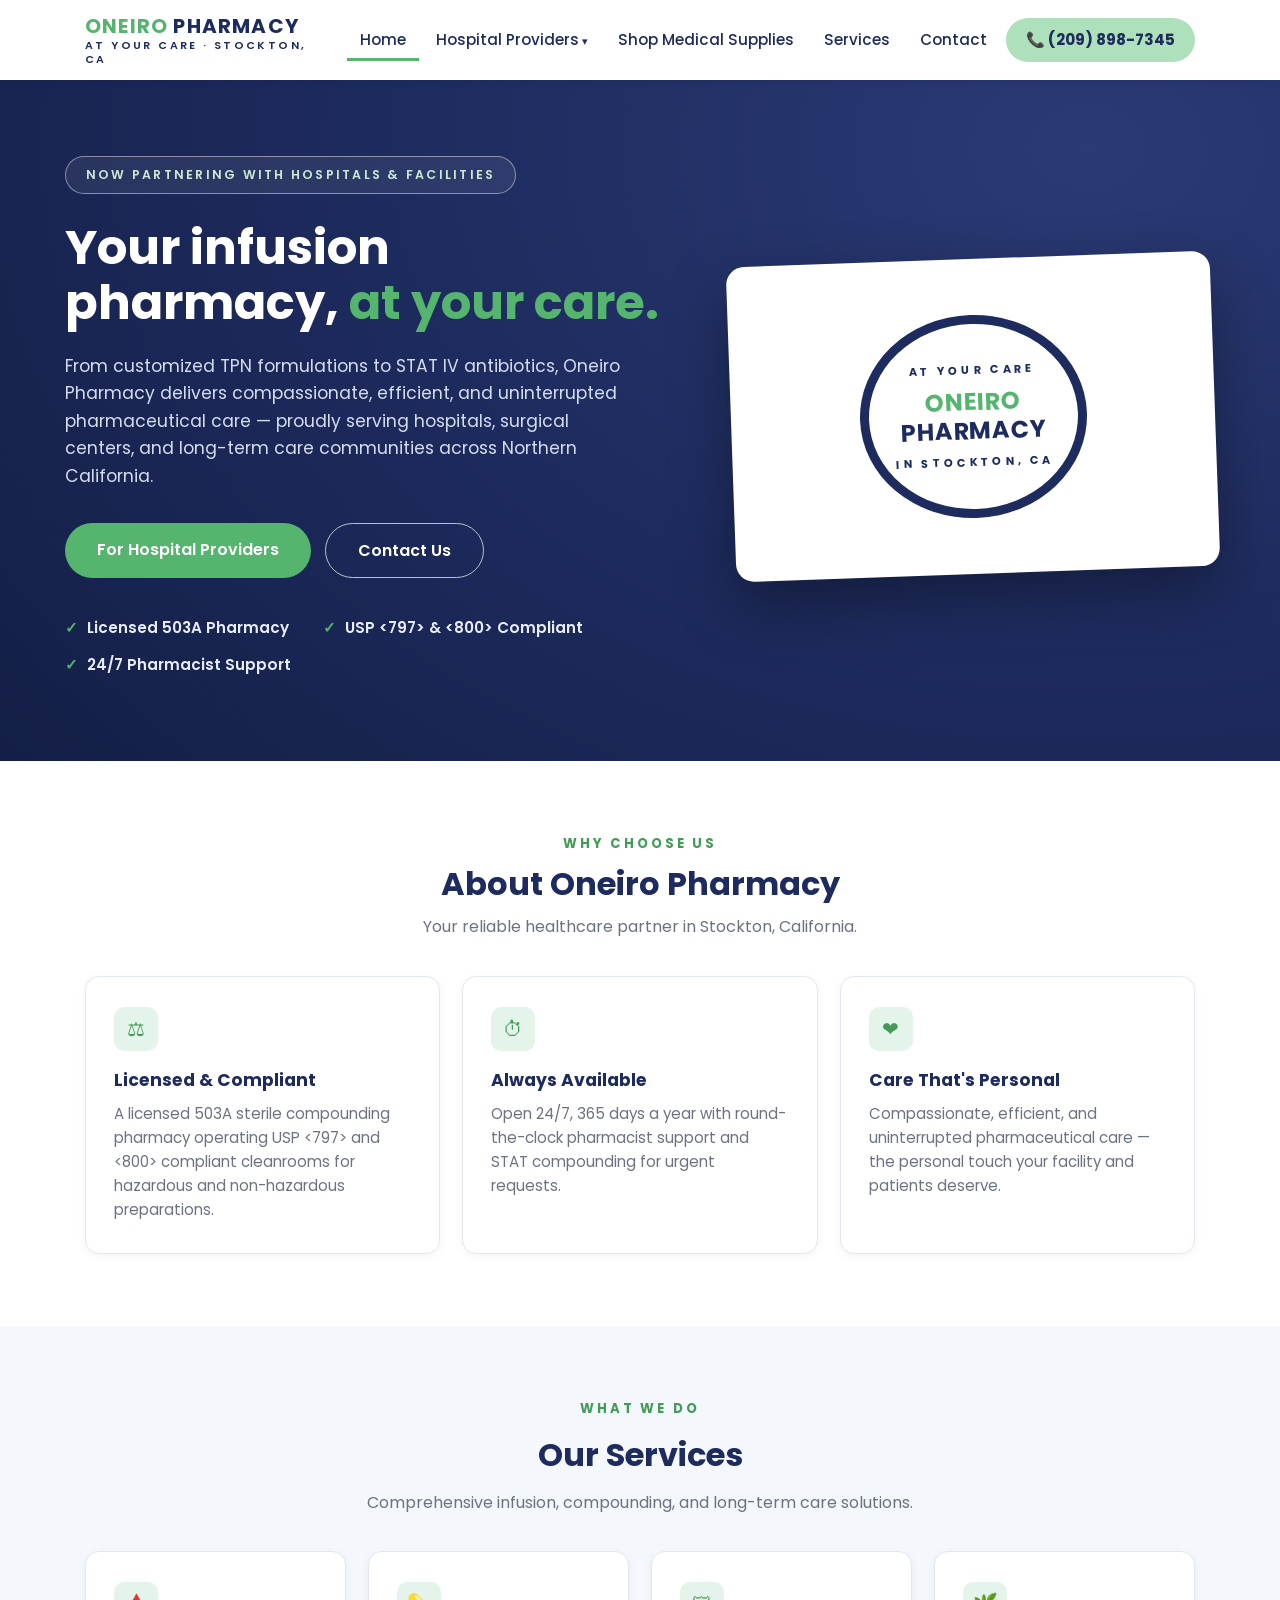
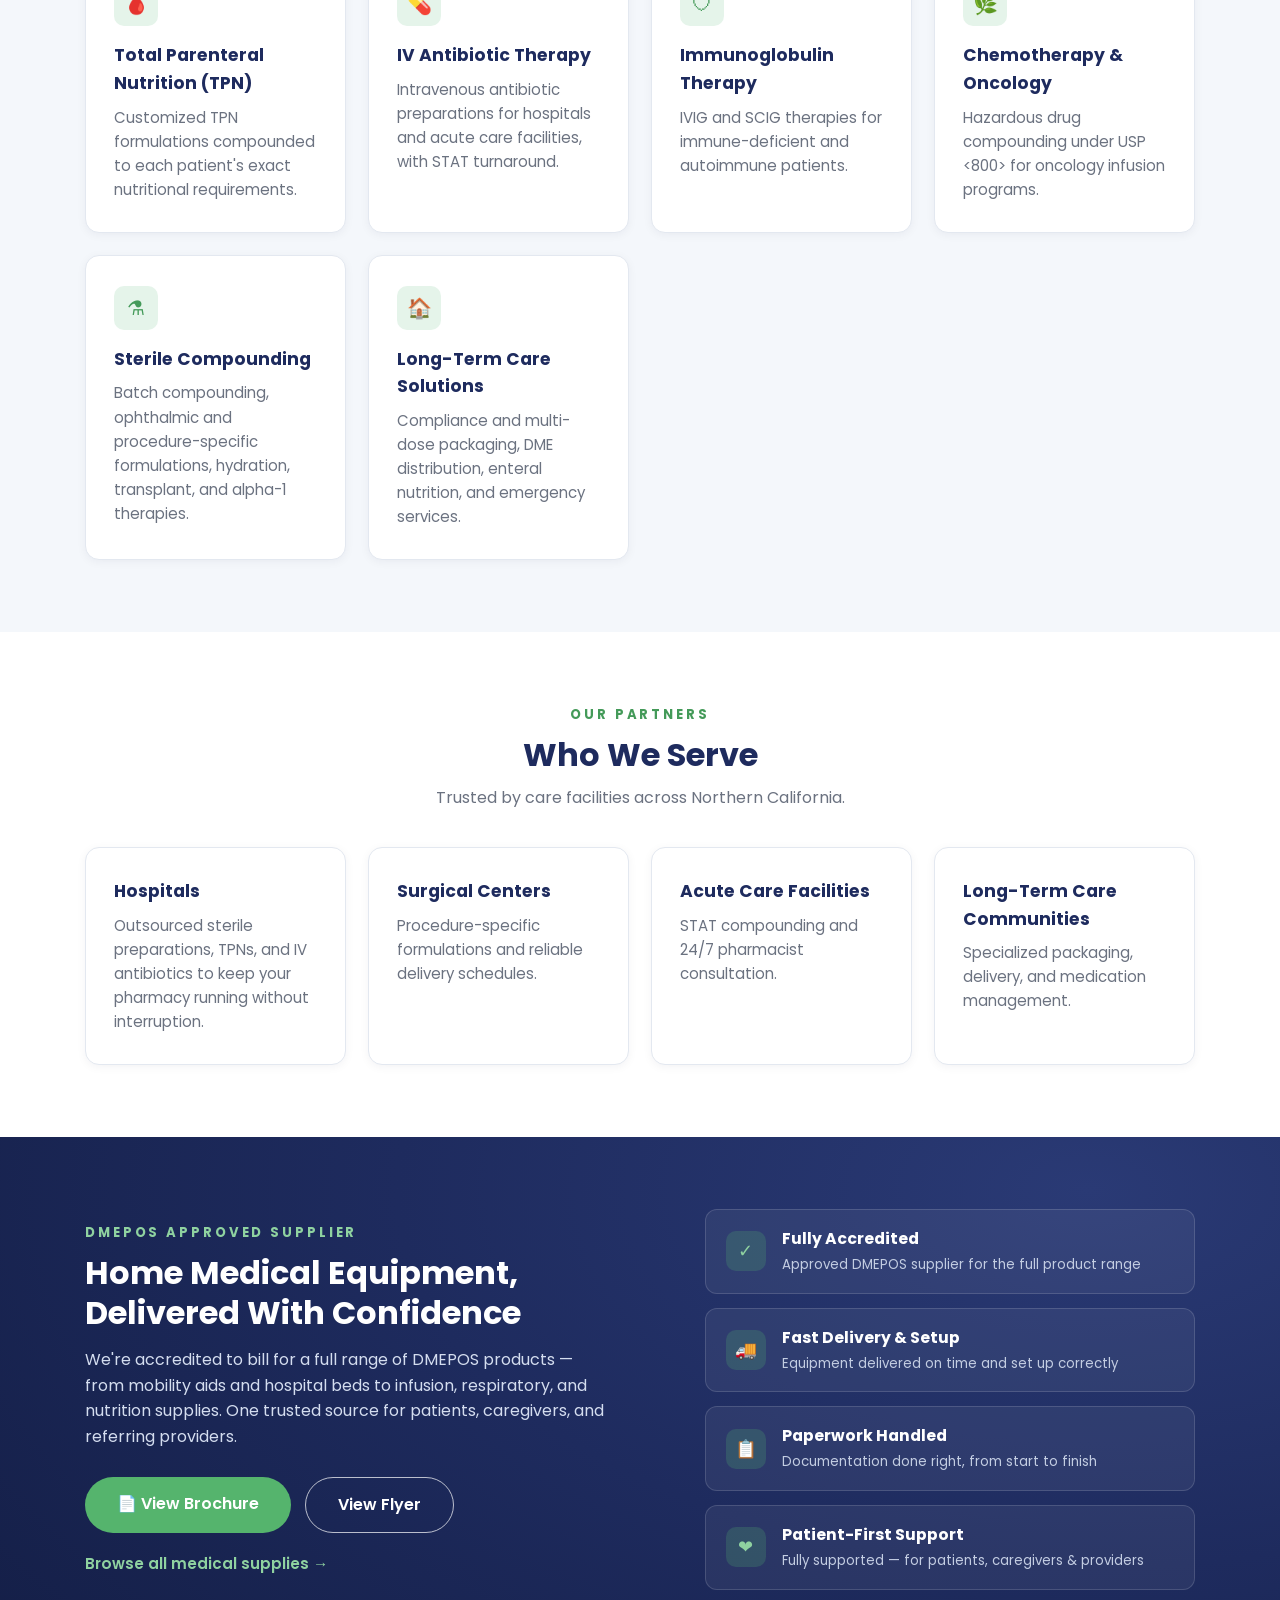
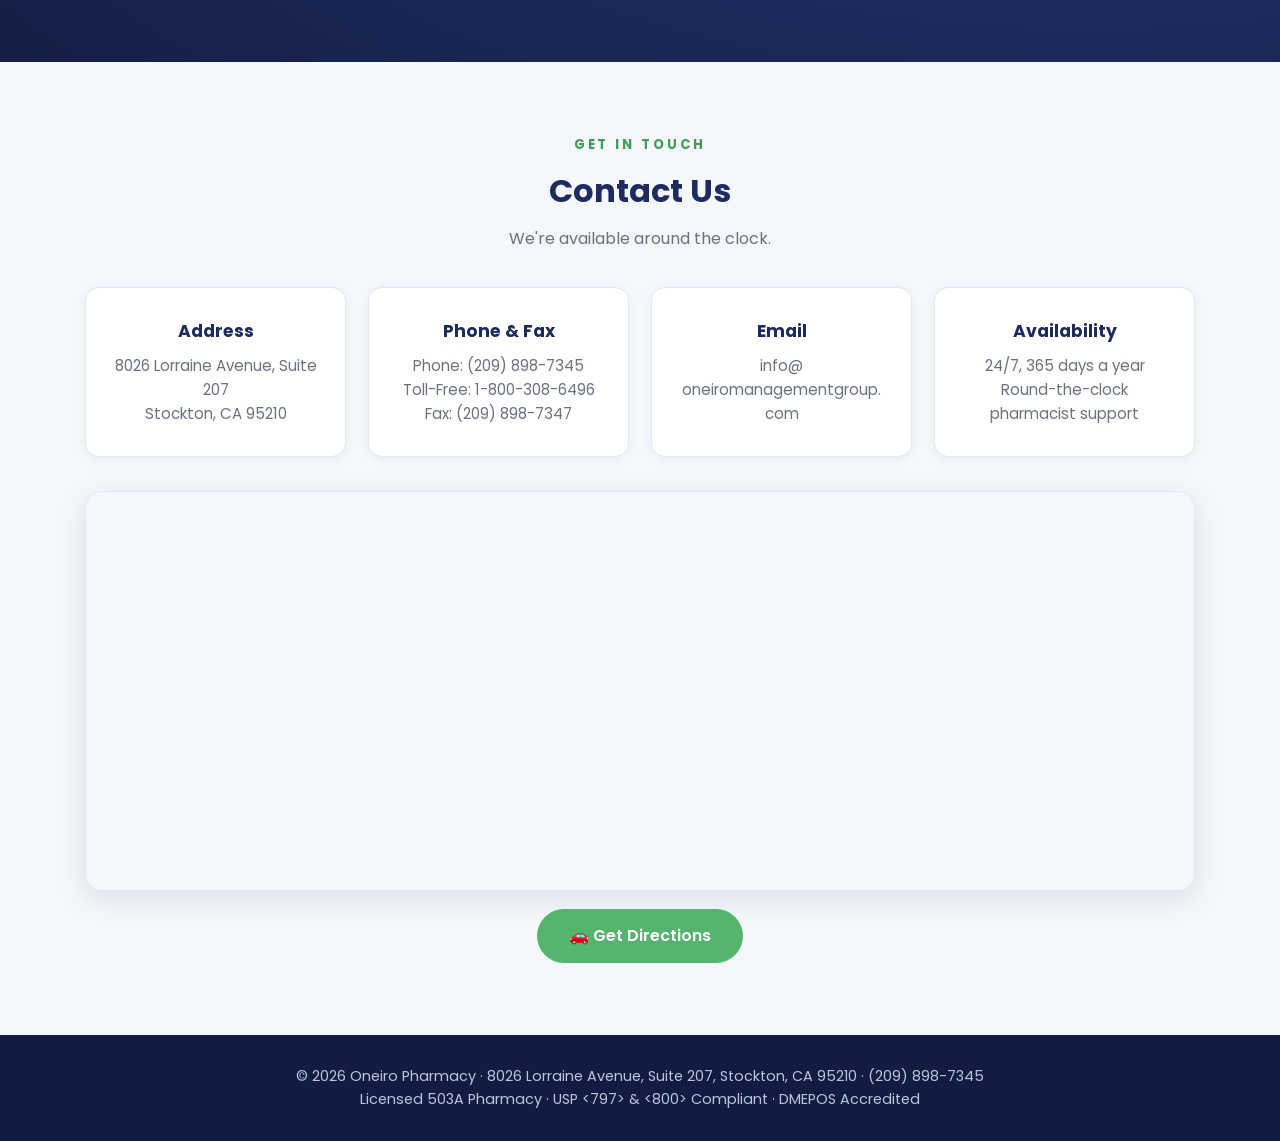
<file: index.html>
<!DOCTYPE html>
<html lang="en">
<head>
  <meta charset="UTF-8">
  <meta name="viewport" content="width=device-width, initial-scale=1.0">
  <title>Oneiro Pharmacy | Sterile Compounding &amp; Infusion Pharmacy in Stockton, CA</title>
  <link rel="preconnect" href="https://fonts.googleapis.com">
  <link rel="preconnect" href="https://fonts.gstatic.com" crossorigin>
  <link href="https://fonts.googleapis.com/css2?family=Poppins:wght@400;500;600;700&display=swap" rel="stylesheet">
  <link rel="stylesheet" href="style.css">
</head>
<body>
  <header>
    <div class="nav-wrap">
      <a class="logo" href="index.html">
        <span class="logo-name">ONEIRO <b>PHARMACY</b></span>
        <span class="logo-sub">At Your Care &middot; Stockton, CA</span>
      </a>
      <nav>
        <ul>
          <li><a href="index.html" class="active">Home</a></li>
          <li class="dropdown">
            <a href="hospital-providers.html">Hospital Providers</a>
            <div class="dropdown-menu">
              <a href="hospital-providers.html?tab=tpn">TPNs</a>
              <a href="hospital-providers.html?tab=iv-antibiotics">IV Antibiotics</a>
              <a href="hospital-providers.html?tab=enteral-formula">Enteral Formula</a>
              <a href="hospital-providers.html?tab=infant-formula">Infant Formula</a>
            </div>
          </li>
          <li><a href="shop.html">Shop Medical Supplies</a></li>
          <li><a href="#services">Services</a></li>
          <li><a href="#contact">Contact</a></li>
        </ul>
        <a class="phone-pill" href="tel:+12098987345">&#128222; (209) 898-7345</a>
      </nav>
    </div>
  </header>

  <div class="hero">
    <div class="inner">
      <div>
        <span class="badge">Now Partnering With Hospitals &amp; Facilities</span>
        <h1>Your infusion pharmacy, <span class="accent">at your care.</span></h1>
        <p class="lead">From customized TPN formulations to STAT IV antibiotics, Oneiro Pharmacy delivers compassionate, efficient, and uninterrupted pharmaceutical care — proudly serving hospitals, surgical centers, and long-term care communities across Northern California.</p>
        <div class="hero-cta">
          <a class="btn" href="hospital-providers.html">For Hospital Providers</a>
          <a class="btn outline" href="#contact">Contact Us</a>
        </div>
        <ul class="checks">
          <li>Licensed 503A Pharmacy</li>
          <li>USP &lt;797&gt; &amp; &lt;800&gt; Compliant</li>
          <li>24/7 Pharmacist Support</li>
        </ul>
      </div>
      <div class="hero-card">
        <div class="oval">
          <div class="arc-top">At Your Care</div>
          <div class="oval-name">ONEIRO <b>PHARMACY</b></div>
          <div class="arc-bottom">In Stockton, CA</div>
        </div>
      </div>
    </div>
  </div>

  <section id="about" class="centered">
    <p class="eyebrow">Why Choose Us</p>
    <h2>About Oneiro Pharmacy</h2>
    <p class="section-sub">Your reliable healthcare partner in Stockton, California.</p>
    <div class="cards">
      <div class="card">
        <div class="icon">&#9878;</div>
        <h3>Licensed &amp; Compliant</h3>
        <p>A licensed 503A sterile compounding pharmacy operating USP &lt;797&gt; and &lt;800&gt; compliant cleanrooms for hazardous and non-hazardous preparations.</p>
      </div>
      <div class="card">
        <div class="icon">&#9201;</div>
        <h3>Always Available</h3>
        <p>Open 24/7, 365 days a year with round-the-clock pharmacist support and STAT compounding for urgent requests.</p>
      </div>
      <div class="card">
        <div class="icon">&#10084;</div>
        <h3>Care That's Personal</h3>
        <p>Compassionate, efficient, and uninterrupted pharmaceutical care — the personal touch your facility and patients deserve.</p>
      </div>
    </div>
  </section>

  <div class="band">
    <div class="band-inner centered">
      <p class="eyebrow">What We Do</p>
      <h2 id="services">Our Services</h2>
      <p class="section-sub" style="margin-left:auto;margin-right:auto;">Comprehensive infusion, compounding, and long-term care solutions.</p>
      <div class="cards">
        <div class="card">
          <div class="icon">&#129656;</div>
          <h3>Total Parenteral Nutrition (TPN)</h3>
          <p>Customized TPN formulations compounded to each patient's exact nutritional requirements.</p>
        </div>
        <div class="card">
          <div class="icon">&#128138;</div>
          <h3>IV Antibiotic Therapy</h3>
          <p>Intravenous antibiotic preparations for hospitals and acute care facilities, with STAT turnaround.</p>
        </div>
        <div class="card">
          <div class="icon">&#128737;</div>
          <h3>Immunoglobulin Therapy</h3>
          <p>IVIG and SCIG therapies for immune-deficient and autoimmune patients.</p>
        </div>
        <div class="card">
          <div class="icon">&#127807;</div>
          <h3>Chemotherapy &amp; Oncology</h3>
          <p>Hazardous drug compounding under USP &lt;800&gt; for oncology infusion programs.</p>
        </div>
        <div class="card">
          <div class="icon">&#9879;</div>
          <h3>Sterile Compounding</h3>
          <p>Batch compounding, ophthalmic and procedure-specific formulations, hydration, transplant, and alpha-1 therapies.</p>
        </div>
        <div class="card">
          <div class="icon">&#127968;</div>
          <h3>Long-Term Care Solutions</h3>
          <p>Compliance and multi-dose packaging, DME distribution, enteral nutrition, and emergency services.</p>
        </div>
      </div>
    </div>
  </div>

  <section id="who-we-serve" class="centered">
    <p class="eyebrow">Our Partners</p>
    <h2>Who We Serve</h2>
    <p class="section-sub">Trusted by care facilities across Northern California.</p>
    <div class="cards">
      <div class="card"><h3>Hospitals</h3><p>Outsourced sterile preparations, TPNs, and IV antibiotics to keep your pharmacy running without interruption.</p></div>
      <div class="card"><h3>Surgical Centers</h3><p>Procedure-specific formulations and reliable delivery schedules.</p></div>
      <div class="card"><h3>Acute Care Facilities</h3><p>STAT compounding and 24/7 pharmacist consultation.</p></div>
      <div class="card"><h3>Long-Term Care Communities</h3><p>Specialized packaging, delivery, and medication management.</p></div>
    </div>
  </section>

  <div class="brochure-band">
    <div class="brochure-inner">
      <div>
        <p class="eyebrow light">DMEPOS Approved Supplier</p>
        <h2>Home Medical Equipment,<br>Delivered With Confidence</h2>
        <p class="brochure-lead">We're accredited to bill for a full range of DMEPOS products — from mobility aids and hospital beds to infusion, respiratory, and nutrition supplies. One trusted source for patients, caregivers, and referring providers.</p>
        <div class="brochure-cta">
          <a class="btn" href="brochure.html">&#128196; View Brochure</a>
          <a class="btn outline" href="flyer.html">View Flyer</a>
        </div>
        <a class="brochure-link" href="shop.html">Browse all medical supplies &#8594;</a>
      </div>
      <div class="brochure-features">
        <div class="feature"><span class="f-icon">&#10003;</span><div><strong>Fully Accredited</strong><small>Approved DMEPOS supplier for the full product range</small></div></div>
        <div class="feature"><span class="f-icon">&#128666;</span><div><strong>Fast Delivery &amp; Setup</strong><small>Equipment delivered on time and set up correctly</small></div></div>
        <div class="feature"><span class="f-icon">&#128203;</span><div><strong>Paperwork Handled</strong><small>Documentation done right, from start to finish</small></div></div>
        <div class="feature"><span class="f-icon">&#10084;</span><div><strong>Patient-First Support</strong><small>Fully supported — for patients, caregivers &amp; providers</small></div></div>
      </div>
    </div>
  </div>

  <div class="band">
    <div class="band-inner centered" id="contact">
      <p class="eyebrow">Get In Touch</p>
      <h2>Contact Us</h2>
      <p class="section-sub" style="margin-left:auto;margin-right:auto;">We're available around the clock.</p>
      <div class="contact-grid">
        <div class="card">
          <h3>Address</h3>
          <p>8026 Lorraine Avenue, Suite 207<br>Stockton, CA 95210</p>
        </div>
        <div class="card">
          <h3>Phone &amp; Fax</h3>
          <p>Phone: (209) 898-7345<br>Toll-Free: 1-800-308-6496<br>Fax: (209) 898-7347</p>
        </div>
        <div class="card">
          <h3>Email</h3>
          <p><a class="email-link" href="mailto:info@oneiromanagementgroup.com">info@<wbr>oneiromanagementgroup.com</a></p>
        </div>
        <div class="card">
          <h3>Availability</h3>
          <p>24/7, 365 days a year<br>Round-the-clock pharmacist support</p>
        </div>
      </div>
      <div class="map-wrap">
        <iframe
          src="https://www.google.com/maps?q=8026+Lorraine+Ave+%23207,+Stockton,+CA+95210&output=embed"
          title="Map to Oneiro Pharmacy — 8026 Lorraine Avenue, Suite 207, Stockton, CA"
          loading="lazy"
          allowfullscreen
          referrerpolicy="no-referrer-when-downgrade"></iframe>
        <div class="map-actions">
          <a class="btn" href="https://www.google.com/maps/dir/?api=1&destination=8026+Lorraine+Ave+%23207,+Stockton,+CA+95210" target="_blank">&#128663; Get Directions</a>
        </div>
      </div>
    </div>
  </div>

  <footer>
    <p>&copy; 2026 Oneiro Pharmacy &middot; 8026 Lorraine Avenue, Suite 207, Stockton, CA 95210 &middot; (209) 898-7345</p>
    <p>Licensed 503A Pharmacy &middot; USP &lt;797&gt; &amp; &lt;800&gt; Compliant &middot; DMEPOS Accredited</p>
  </footer>

</body>
</html>
</file>
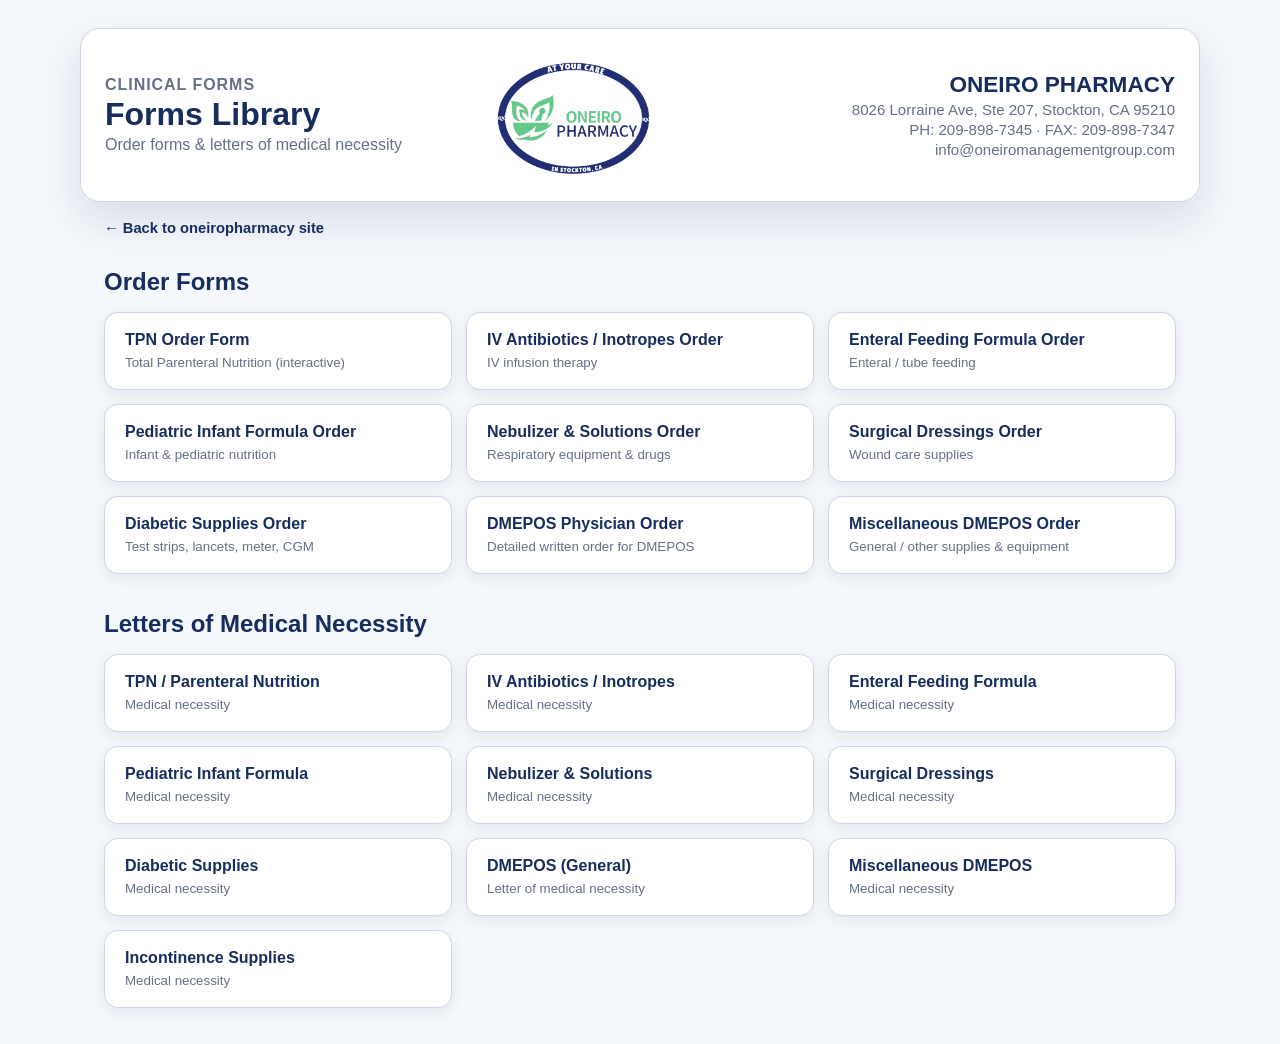
<file: clinical-forms/index.html>
<!DOCTYPE html>
<html lang="en">
<head>
  <meta charset="UTF-8">
  <meta name="viewport" content="width=device-width, initial-scale=1.0">
  <title>Oneiro Pharmacy - Clinical Forms Library</title>
  <link rel="stylesheet" href="forms.css">
</head>
<body>

  <header class="site-header">
    <div class="header-card">
      <div class="title-block">
        <p class="eyebrow">Clinical Forms</p>
        <h1>Forms Library</h1>
        <p>Order forms &amp; letters of medical necessity</p>
      </div>
      <img src="assets/oneiro-logo.png" alt="Oneiro Pharmacy logo" class="logo">
      <div class="pharmacy-block">
        <h2>ONEIRO PHARMACY</h2>
        <p>8026 Lorraine Ave, Ste 207, Stockton, CA 95210</p>
        <p>PH: 209-898-7345 &middot; FAX: 209-898-7347</p>
        <p>info@oneiromanagementgroup.com</p>
      </div>
    </div>
  </header>

  <div class="lib-head">
    <a class="back-link" href="../index.html">&#8592; Back to oneiropharmacy site</a>
    <h2>Order Forms</h2>
  </div>
  <div class="lib-list">
    <a class="lib-card" href="../tpn-form/"><strong>TPN Order Form</strong><small>Total Parenteral Nutrition (interactive)</small></a>
    <a class="lib-card" href="form.html?f=iv-antibiotics-order"><strong>IV Antibiotics / Inotropes Order</strong><small>IV infusion therapy</small></a>
    <a class="lib-card" href="form.html?f=enteral-order"><strong>Enteral Feeding Formula Order</strong><small>Enteral / tube feeding</small></a>
    <a class="lib-card" href="form.html?f=infant-formula-order"><strong>Pediatric Infant Formula Order</strong><small>Infant &amp; pediatric nutrition</small></a>
    <a class="lib-card" href="form.html?f=nebulizer-order"><strong>Nebulizer &amp; Solutions Order</strong><small>Respiratory equipment &amp; drugs</small></a>
    <a class="lib-card" href="form.html?f=surgical-dressings-order"><strong>Surgical Dressings Order</strong><small>Wound care supplies</small></a>
    <a class="lib-card" href="form.html?f=diabetic-supplies-order"><strong>Diabetic Supplies Order</strong><small>Test strips, lancets, meter, CGM</small></a>
    <a class="lib-card" href="form.html?f=dmepos-order"><strong>DMEPOS Physician Order</strong><small>Detailed written order for DMEPOS</small></a>
    <a class="lib-card" href="form.html?f=misc-dmepos-order"><strong>Miscellaneous DMEPOS Order</strong><small>General / other supplies &amp; equipment</small></a>
  </div>

  <div class="lib-head"><h2>Letters of Medical Necessity</h2></div>
  <div class="lib-list">
    <a class="lib-card" href="form.html?f=tpn-mn"><strong>TPN / Parenteral Nutrition</strong><small>Medical necessity</small></a>
    <a class="lib-card" href="form.html?f=iv-antibiotics-mn"><strong>IV Antibiotics / Inotropes</strong><small>Medical necessity</small></a>
    <a class="lib-card" href="form.html?f=enteral-mn"><strong>Enteral Feeding Formula</strong><small>Medical necessity</small></a>
    <a class="lib-card" href="form.html?f=infant-formula-mn"><strong>Pediatric Infant Formula</strong><small>Medical necessity</small></a>
    <a class="lib-card" href="form.html?f=nebulizer-mn"><strong>Nebulizer &amp; Solutions</strong><small>Medical necessity</small></a>
    <a class="lib-card" href="form.html?f=surgical-dressings-mn"><strong>Surgical Dressings</strong><small>Medical necessity</small></a>
    <a class="lib-card" href="form.html?f=diabetic-supplies-mn"><strong>Diabetic Supplies</strong><small>Medical necessity</small></a>
    <a class="lib-card" href="form.html?f=dmepos-lmn"><strong>DMEPOS (General)</strong><small>Letter of medical necessity</small></a>
    <a class="lib-card" href="form.html?f=misc-dmepos-mn"><strong>Miscellaneous DMEPOS</strong><small>Medical necessity</small></a>
    <a class="lib-card" href="form.html?f=incontinence-mn"><strong>Incontinence Supplies</strong><small>Medical necessity</small></a>
  </div>

</body>
</html>
</file>
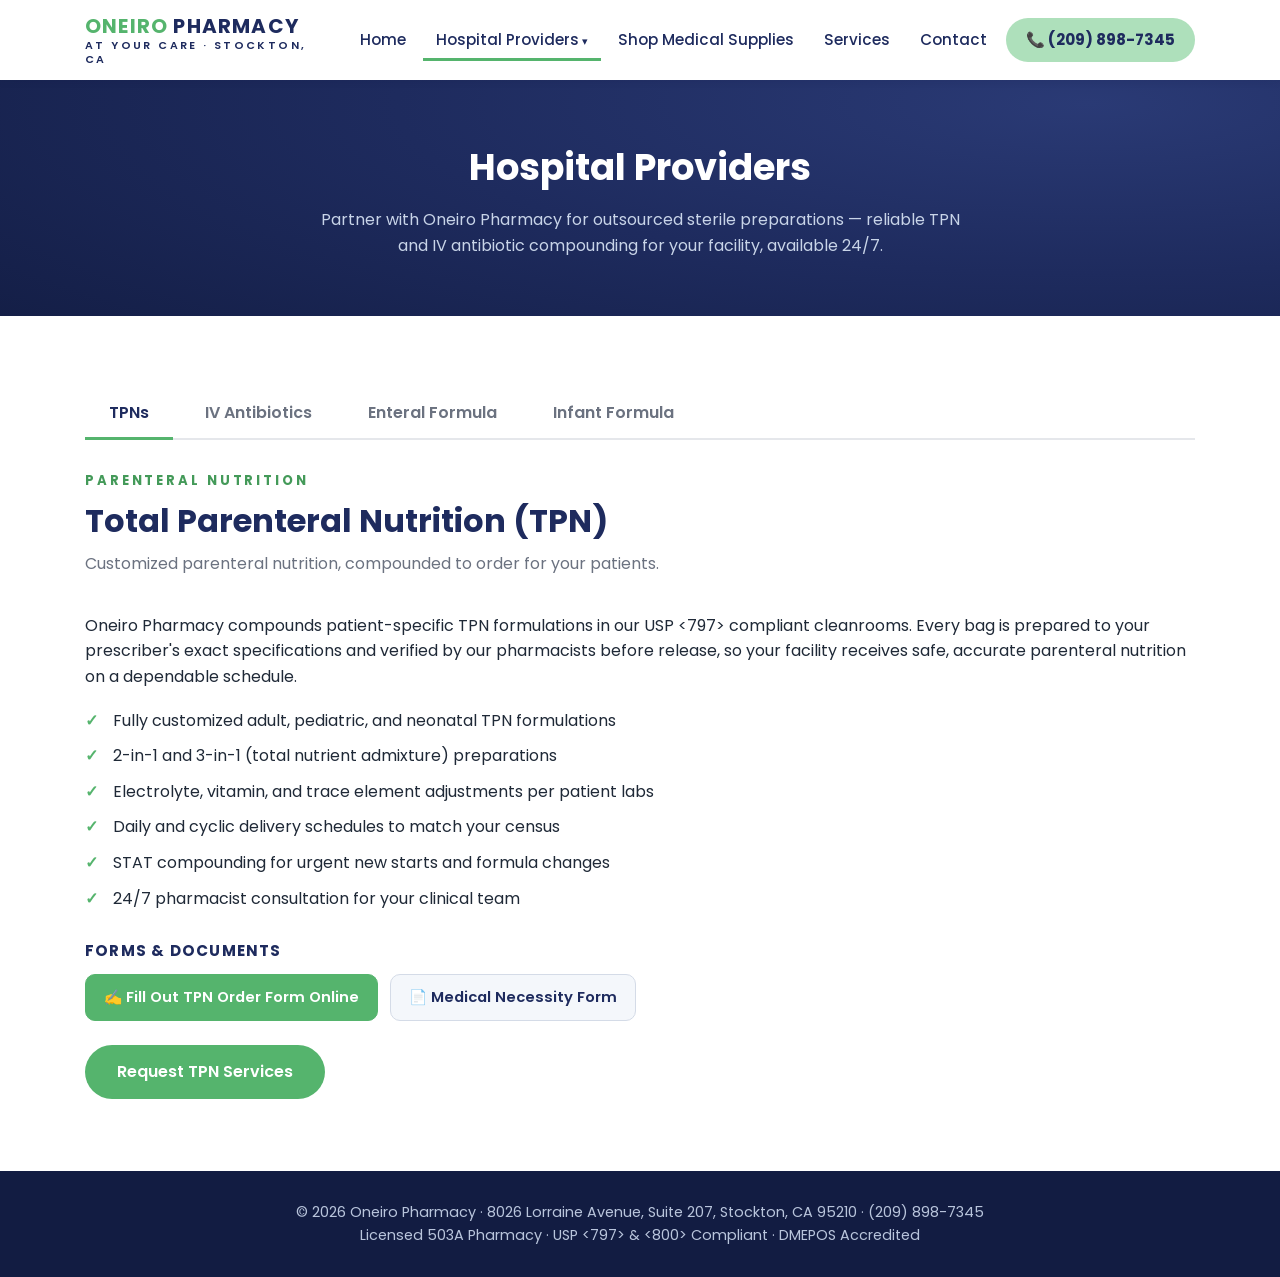
<file: hospital-providers.html>
<!DOCTYPE html>
<html lang="en">
<head>
  <meta charset="UTF-8">
  <meta name="viewport" content="width=device-width, initial-scale=1.0">
  <title>Hospital Providers | Oneiro Pharmacy</title>
  <link rel="preconnect" href="https://fonts.googleapis.com">
  <link rel="preconnect" href="https://fonts.gstatic.com" crossorigin>
  <link href="https://fonts.googleapis.com/css2?family=Poppins:wght@400;500;600;700&display=swap" rel="stylesheet">
  <link rel="stylesheet" href="style.css">
</head>
<body>
  <header>
    <div class="nav-wrap">
      <a class="logo" href="index.html">
        <span class="logo-name">ONEIRO <b>PHARMACY</b></span>
        <span class="logo-sub">At Your Care &middot; Stockton, CA</span>
      </a>
      <nav>
        <ul>
          <li><a href="index.html">Home</a></li>
          <li class="dropdown">
            <a href="hospital-providers.html" class="active">Hospital Providers</a>
            <div class="dropdown-menu">
              <a href="hospital-providers.html?tab=tpn">TPNs</a>
              <a href="hospital-providers.html?tab=iv-antibiotics">IV Antibiotics</a>
              <a href="hospital-providers.html?tab=enteral-formula">Enteral Formula</a>
              <a href="hospital-providers.html?tab=infant-formula">Infant Formula</a>
            </div>
          </li>
          <li><a href="shop.html">Shop Medical Supplies</a></li>
          <li><a href="index.html#services">Services</a></li>
          <li><a href="index.html#contact">Contact</a></li>
        </ul>
        <a class="phone-pill" href="tel:+12098987345">&#128222; (209) 898-7345</a>
      </nav>
    </div>
  </header>

  <div class="page-title">
    <h1>Hospital Providers</h1>
    <p>Partner with Oneiro Pharmacy for outsourced sterile preparations — reliable TPN and IV antibiotic compounding for your facility, available 24/7.</p>
  </div>

  <section>
    <div class="tabs" role="tablist">
      <button class="tab-btn active" id="tab-tpn" data-tab="tpn" role="tab">TPNs</button>
      <button class="tab-btn" id="tab-iv-antibiotics" data-tab="iv-antibiotics" role="tab">IV Antibiotics</button>
      <button class="tab-btn" id="tab-enteral-formula" data-tab="enteral-formula" role="tab">Enteral Formula</button>
      <button class="tab-btn" id="tab-infant-formula" data-tab="infant-formula" role="tab">Infant Formula</button>
    </div>

    <div class="tab-panel active" id="panel-tpn" role="tabpanel">
      <p class="eyebrow">Parenteral Nutrition</p>
      <h2>Total Parenteral Nutrition (TPN)</h2>
      <p class="section-sub">Customized parenteral nutrition, compounded to order for your patients.</p>
      <p>Oneiro Pharmacy compounds patient-specific TPN formulations in our USP &lt;797&gt; compliant cleanrooms. Every bag is prepared to your prescriber's exact specifications and verified by our pharmacists before release, so your facility receives safe, accurate parenteral nutrition on a dependable schedule.</p>
      <ul>
        <li>Fully customized adult, pediatric, and neonatal TPN formulations</li>
        <li>2-in-1 and 3-in-1 (total nutrient admixture) preparations</li>
        <li>Electrolyte, vitamin, and trace element adjustments per patient labs</li>
        <li>Daily and cyclic delivery schedules to match your census</li>
        <li>STAT compounding for urgent new starts and formula changes</li>
        <li>24/7 pharmacist consultation for your clinical team</li>
      </ul>
      <h3 class="guide-h">Forms &amp; documents</h3>
      <div class="form-links">
        <a class="form-link highlight" href="tpn-form/">&#9997; Fill Out TPN Order Form Online</a>
        <a class="form-link" href="clinical-forms/form.html?f=tpn-mn">&#128196; Medical Necessity Form</a>
      </div>
      <a class="btn" href="index.html#contact">Request TPN Services</a>
    </div>

    <div class="tab-panel" id="panel-iv-antibiotics" role="tabpanel">
      <p class="eyebrow">Antimicrobial Therapy</p>
      <h2>IV Antibiotics</h2>
      <p class="section-sub">Ready-to-administer intravenous antibiotic therapy for your facility.</p>
      <p>Our sterile compounding team prepares intravenous antibiotic doses for hospitals, surgical centers, and acute care facilities. Preparations are compounded in compliant cleanrooms with strict beyond-use dating, labeling, and quality controls — reducing the burden on your in-house pharmacy while maintaining continuity of therapy.</p>
      <ul>
        <li>Broad range of IV antibiotic and antimicrobial preparations</li>
        <li>Patient-specific and batch-prepared doses (IV bags, syringes, elastomeric pumps)</li>
        <li>Extended-infusion and continuous-infusion preparations</li>
        <li>Strict USP &lt;797&gt; sterility, labeling, and beyond-use dating standards</li>
        <li>STAT turnaround for urgent starts and dose changes</li>
        <li>Reliable scheduled deliveries, 365 days a year</li>
      </ul>
      <h3 class="guide-h">Forms &amp; documents</h3>
      <div class="form-links">
        <a class="form-link highlight" href="clinical-forms/form.html?f=iv-antibiotics-order">&#9997; Fill Out IV Antibiotics Order Online</a>
        <a class="form-link" href="clinical-forms/form.html?f=iv-antibiotics-mn">&#128196; Medical Necessity Form</a>
      </div>
      <a class="btn" href="index.html#contact">Request IV Antibiotic Services</a>
    </div>

    <div class="tab-panel" id="panel-enteral-formula" role="tabpanel">
      <p class="eyebrow">Nutrition Support</p>
      <h2>Enteral Formula</h2>
      <p class="section-sub">Enteral nutrition formulas and feeding supplies for your patients.</p>
      <p>Oneiro Pharmacy supplies enteral nutrients and feeding equipment for hospitals, long-term care communities, and home care patients. From standard polymeric formulas to specialty and disease-specific options, we keep your patients' nutrition therapy on schedule with reliable delivery and clinical support.</p>
      <ul>
        <li>Standard, high-protein, and calorie-dense formulas</li>
        <li>Specialty and disease-specific formulas (renal, diabetic, pulmonary)</li>
        <li>Peptide-based and elemental formulas for malabsorption</li>
        <li>Feeding pumps, bags, sets, and extension supplies</li>
        <li>Adult and pediatric options with dietitian-friendly substitution guidance</li>
        <li>Scheduled deliveries matched to your census and par levels</li>
      </ul>
      <h3 class="guide-h">Forms &amp; documents</h3>
      <div class="form-links">
        <a class="form-link highlight" href="clinical-forms/form.html?f=enteral-order">&#9997; Fill Out Enteral Formula Order Online</a>
        <a class="form-link" href="clinical-forms/form.html?f=enteral-mn">&#128196; Medical Necessity Form</a>
      </div>
      <a class="btn" href="index.html#contact">Request Enteral Formula</a>
    </div>

    <div class="tab-panel" id="panel-infant-formula" role="tabpanel">
      <p class="eyebrow">Pediatric Nutrition</p>
      <h2>Infant Formula</h2>
      <p class="section-sub">Infant and pediatric formulas for hospitals, clinics, and families.</p>
      <p>We supply infant formulas for newborn nurseries, NICUs, pediatric units, and discharge programs — including standard, specialty, and hypoallergenic options. Our pharmacists work with your clinical team to keep the right formula in stock and on time.</p>
      <ul>
        <li>Standard milk-based and soy-based infant formulas</li>
        <li>Hypoallergenic and extensively hydrolyzed formulas</li>
        <li>Amino acid-based formulas for severe allergies</li>
        <li>Preterm and high-calorie formulas for NICU patients</li>
        <li>Metabolic and specialty formulas by prescription</li>
        <li>Reliable supply for facilities and take-home programs</li>
      </ul>
      <h3 class="guide-h">Forms &amp; documents</h3>
      <div class="form-links">
        <a class="form-link highlight" href="clinical-forms/form.html?f=infant-formula-order">&#9997; Fill Out Infant Formula Order Online</a>
        <a class="form-link" href="clinical-forms/form.html?f=infant-formula-mn">&#128196; Medical Necessity Form</a>
      </div>
      <a class="btn" href="index.html#contact">Request Infant Formula</a>
    </div>

  </section>

  <footer>
    <p>&copy; 2026 Oneiro Pharmacy &middot; 8026 Lorraine Avenue, Suite 207, Stockton, CA 95210 &middot; (209) 898-7345</p>
    <p>Licensed 503A Pharmacy &middot; USP &lt;797&gt; &amp; &lt;800&gt; Compliant &middot; DMEPOS Accredited</p>
  </footer>

  <script>
    const buttons = document.querySelectorAll(".tab-btn");
    const panels = document.querySelectorAll(".tab-panel");

    function showTab(name) {
      buttons.forEach(b => b.classList.toggle("active", b.dataset.tab === name));
      panels.forEach(p => p.classList.toggle("active", p.id === "panel-" + name));
    }

    buttons.forEach(btn => btn.addEventListener("click", () => showTab(btn.dataset.tab)));

    // Open the tab requested via the nav dropdown (?tab=tpn / ?tab=iv-antibiotics / ...)
    const requested = new URLSearchParams(location.search).get("tab");
    if (requested && document.getElementById("panel-" + requested)) showTab(requested);
  </script>

</body>
</html>
</file>
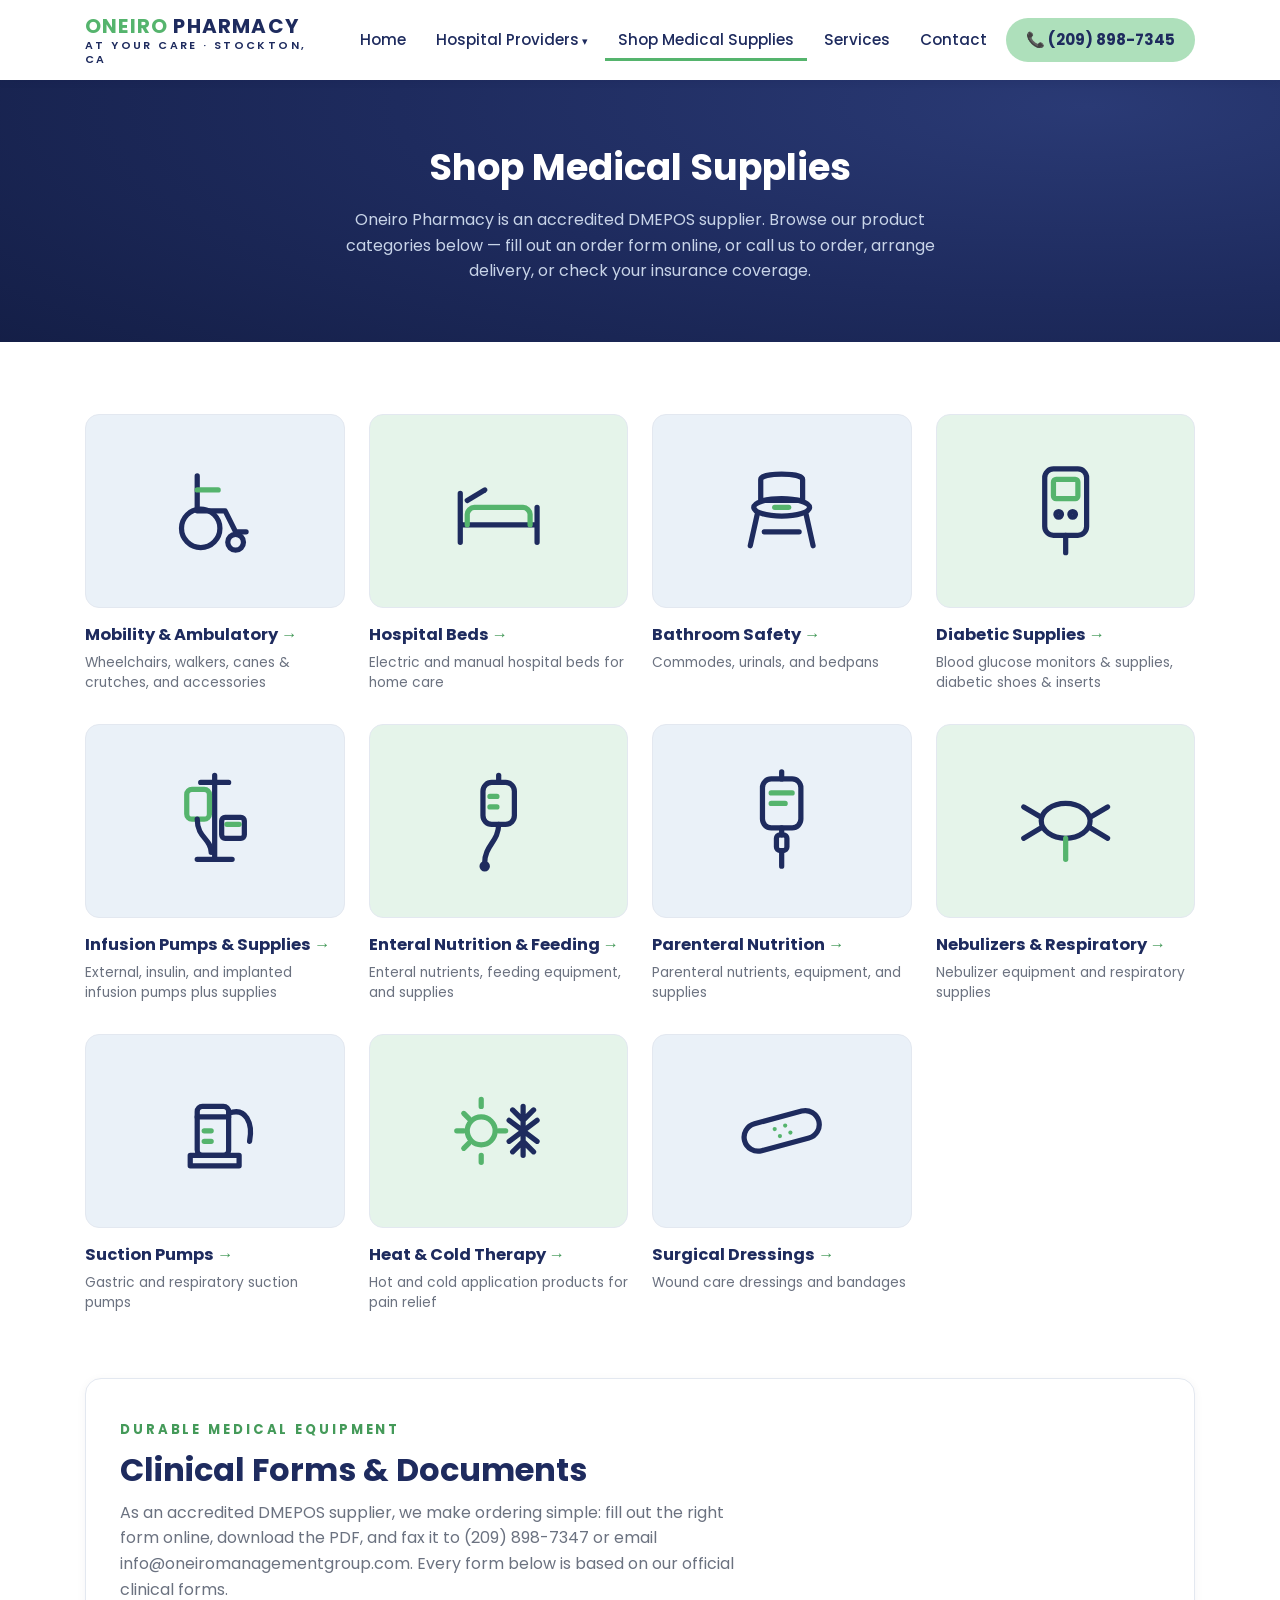
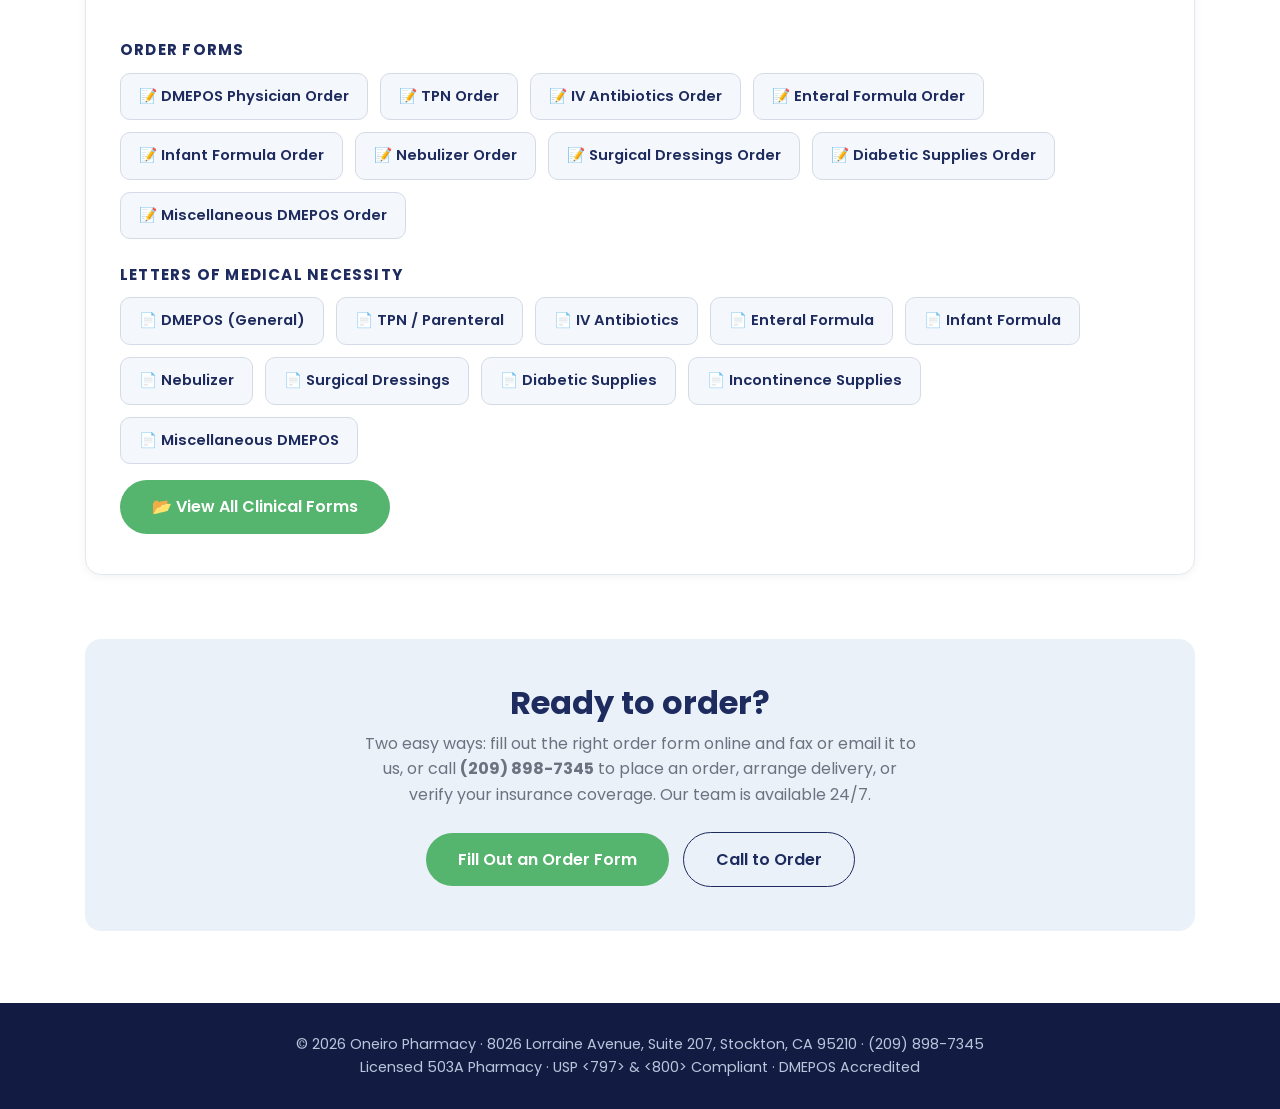
<file: shop.html>
<!DOCTYPE html>
<html lang="en">
<head>
  <meta charset="UTF-8">
  <meta name="viewport" content="width=device-width, initial-scale=1.0">
  <title>Shop Medical Supplies | Oneiro Pharmacy</title>
  <link rel="preconnect" href="https://fonts.googleapis.com">
  <link rel="preconnect" href="https://fonts.gstatic.com" crossorigin>
  <link href="https://fonts.googleapis.com/css2?family=Poppins:wght@400;500;600;700&display=swap" rel="stylesheet">
  <link rel="stylesheet" href="style.css">
</head>
<body>
  <header>
    <div class="nav-wrap">
      <a class="logo" href="index.html">
        <span class="logo-name">ONEIRO <b>PHARMACY</b></span>
        <span class="logo-sub">At Your Care &middot; Stockton, CA</span>
      </a>
      <nav>
        <ul>
          <li><a href="index.html">Home</a></li>
          <li class="dropdown">
            <a href="hospital-providers.html">Hospital Providers</a>
            <div class="dropdown-menu">
              <a href="hospital-providers.html?tab=tpn">TPNs</a>
              <a href="hospital-providers.html?tab=iv-antibiotics">IV Antibiotics</a>
              <a href="hospital-providers.html?tab=enteral-formula">Enteral Formula</a>
              <a href="hospital-providers.html?tab=infant-formula">Infant Formula</a>
            </div>
          </li>
          <li><a href="shop.html" class="active">Shop Medical Supplies</a></li>
          <li><a href="index.html#services">Services</a></li>
          <li><a href="index.html#contact">Contact</a></li>
        </ul>
        <a class="phone-pill" href="tel:+12098987345">&#128222; (209) 898-7345</a>
      </nav>
    </div>
  </header>

  <div class="page-title">
    <h1>Shop Medical Supplies</h1>
    <p>Oneiro Pharmacy is an accredited DMEPOS supplier. Browse our product categories below — fill out an order form online, or call us to order, arrange delivery, or check your insurance coverage.</p>
  </div>

  <section>
    <div class="shop-grid">

      <div class="shop-card">
        <div class="shop-img tint-blue">
          <svg viewBox="0 0 64 64" fill="none" stroke="#1e2b5e" stroke-width="3" stroke-linecap="round" stroke-linejoin="round">
            <path d="M22 12 L22 32 H38 L44 44 H50"/>
            <circle cx="24" cy="42" r="11"/>
            <circle cx="44" cy="50" r="4.5"/>
            <path d="M22 20 H34" stroke="#55b46d"/>
          </svg>
        </div>
        <h3>Mobility &amp; Ambulatory <span class="arrow">&#8594;</span></h3>
        <p>Wheelchairs, walkers, canes &amp; crutches, and accessories</p>
      </div>

      <div class="shop-card">
        <div class="shop-img tint-green">
          <svg viewBox="0 0 64 64" fill="none" stroke="#1e2b5e" stroke-width="3" stroke-linecap="round" stroke-linejoin="round">
            <path d="M10 22 V50 M54 30 V50 M10 40 H54"/>
            <path d="M14 40 V34 C14 32 16 30 18 30 H46 C48 30 50 32 50 34 V40" stroke="#55b46d"/>
            <path d="M14 26 L24 20"/>
          </svg>
        </div>
        <h3>Hospital Beds <span class="arrow">&#8594;</span></h3>
        <p>Electric and manual hospital beds for home care</p>
      </div>

      <div class="shop-card">
        <div class="shop-img tint-blue">
          <svg viewBox="0 0 64 64" fill="none" stroke="#1e2b5e" stroke-width="3" stroke-linecap="round" stroke-linejoin="round">
            <path d="M20 14 C20 10 44 10 44 14 V26 H20 Z"/>
            <ellipse cx="32" cy="30" rx="16" ry="5"/>
            <path d="M18 34 L14 52 M46 34 L50 52 M22 44 H42" />
            <path d="M28 30 H36" stroke="#55b46d"/>
          </svg>
        </div>
        <h3>Bathroom Safety <span class="arrow">&#8594;</span></h3>
        <p>Commodes, urinals, and bedpans</p>
      </div>

      <div class="shop-card">
        <div class="shop-img tint-green">
          <svg viewBox="0 0 64 64" fill="none" stroke="#1e2b5e" stroke-width="3" stroke-linecap="round" stroke-linejoin="round">
            <rect x="20" y="8" width="24" height="38" rx="5"/>
            <rect x="25" y="14" width="14" height="11" rx="1.5" stroke="#55b46d"/>
            <circle cx="28" cy="34" r="1.6"/>
            <circle cx="36" cy="34" r="1.6"/>
            <path d="M32 46 V56"/>
          </svg>
        </div>
        <h3>Diabetic Supplies <span class="arrow">&#8594;</span></h3>
        <p>Blood glucose monitors &amp; supplies, diabetic shoes &amp; inserts</p>
      </div>

      <div class="shop-card">
        <div class="shop-img tint-blue">
          <svg viewBox="0 0 64 64" fill="none" stroke="#1e2b5e" stroke-width="3" stroke-linecap="round" stroke-linejoin="round">
            <path d="M32 6 V54 M22 54 H42 M24 10 H40"/>
            <rect x="16" y="14" width="13" height="17" rx="3" stroke="#55b46d"/>
            <path d="M22 31 C22 42 30 42 30 50"/>
            <rect x="36" y="30" width="13" height="12" rx="2"/>
            <path d="M39 34 H46" stroke="#55b46d"/>
          </svg>
        </div>
        <h3>Infusion Pumps &amp; Supplies <span class="arrow">&#8594;</span></h3>
        <p>External, insulin, and implanted infusion pumps plus supplies</p>
      </div>

      <div class="shop-card">
        <div class="shop-img tint-green">
          <svg viewBox="0 0 64 64" fill="none" stroke="#1e2b5e" stroke-width="3" stroke-linecap="round" stroke-linejoin="round">
            <path d="M32 6 V10"/>
            <rect x="23" y="10" width="18" height="24" rx="5"/>
            <path d="M27 18 H31 M27 24 H31" stroke="#55b46d"/>
            <path d="M32 34 C32 44 24 46 24 56"/>
            <circle cx="24" cy="58" r="1.5"/>
          </svg>
        </div>
        <h3>Enteral Nutrition &amp; Feeding <span class="arrow">&#8594;</span></h3>
        <p>Enteral nutrients, feeding equipment, and supplies</p>
      </div>

      <div class="shop-card">
        <div class="shop-img tint-blue">
          <svg viewBox="0 0 64 64" fill="none" stroke="#1e2b5e" stroke-width="3" stroke-linecap="round" stroke-linejoin="round">
            <path d="M32 4 V8"/>
            <rect x="21" y="8" width="22" height="28" rx="5"/>
            <path d="M26 16 H38 M26 22 H34" stroke="#55b46d"/>
            <rect x="29" y="40" width="6" height="9" rx="2"/>
            <path d="M32 36 V40 M32 49 V58"/>
          </svg>
        </div>
        <h3>Parenteral Nutrition <span class="arrow">&#8594;</span></h3>
        <p>Parenteral nutrients, equipment, and supplies</p>
      </div>

      <div class="shop-card">
        <div class="shop-img tint-green">
          <svg viewBox="0 0 64 64" fill="none" stroke="#1e2b5e" stroke-width="3" stroke-linecap="round" stroke-linejoin="round">
            <ellipse cx="32" cy="32" rx="14" ry="10"/>
            <path d="M18 30 L8 24 M18 36 L8 42 M46 30 L56 24 M46 36 L56 42"/>
            <path d="M32 42 V54" stroke="#55b46d"/>
          </svg>
        </div>
        <h3>Nebulizers &amp; Respiratory <span class="arrow">&#8594;</span></h3>
        <p>Nebulizer equipment and respiratory supplies</p>
      </div>

      <div class="shop-card">
        <div class="shop-img tint-blue">
          <svg viewBox="0 0 64 64" fill="none" stroke="#1e2b5e" stroke-width="3" stroke-linecap="round" stroke-linejoin="round">
            <rect x="22" y="18" width="18" height="28" rx="3"/>
            <path d="M22 24 H40"/>
            <path d="M26 32 H30 M26 38 H30" stroke="#55b46d"/>
            <path d="M40 22 C50 18 54 28 52 38"/>
            <path d="M18 46 H46 V52 H18 Z"/>
          </svg>
        </div>
        <h3>Suction Pumps <span class="arrow">&#8594;</span></h3>
        <p>Gastric and respiratory suction pumps</p>
      </div>

      <div class="shop-card">
        <div class="shop-img tint-green">
          <svg viewBox="0 0 64 64" fill="none" stroke="#1e2b5e" stroke-width="3" stroke-linecap="round" stroke-linejoin="round">
            <circle cx="22" cy="32" r="8" stroke="#55b46d"/>
            <path d="M22 18 V14 M22 50 V46 M8 32 H12 M32 32 H36 M12 22 L15 25 M12 42 L15 39" stroke="#55b46d"/>
            <path d="M46 18 V46 M38 26 L54 38 M54 26 L38 38 M40 20 L46 26 L52 20 M40 44 L46 38 L52 44"/>
          </svg>
        </div>
        <h3>Heat &amp; Cold Therapy <span class="arrow">&#8594;</span></h3>
        <p>Hot and cold application products for pain relief</p>
      </div>

      <div class="shop-card">
        <div class="shop-img tint-blue">
          <svg viewBox="0 0 64 64" fill="none" stroke="#1e2b5e" stroke-width="3" stroke-linecap="round" stroke-linejoin="round">
            <rect x="10" y="24" width="44" height="16" rx="8" transform="rotate(-15 32 32)"/>
            <circle cx="28" cy="31" r="1.2" fill="#55b46d" stroke="none"/>
            <circle cx="34" cy="29" r="1.2" fill="#55b46d" stroke="none"/>
            <circle cx="31" cy="35" r="1.2" fill="#55b46d" stroke="none"/>
            <circle cx="37" cy="33" r="1.2" fill="#55b46d" stroke="none"/>
          </svg>
        </div>
        <h3>Surgical Dressings <span class="arrow">&#8594;</span></h3>
        <p>Wound care dressings and bandages</p>
      </div>

    </div>

    <div class="shop-forms" id="forms">
      <p class="eyebrow">Durable Medical Equipment</p>
      <h2>Clinical Forms &amp; Documents</h2>
      <p class="section-sub">As an accredited DMEPOS supplier, we make ordering simple: fill out the right form online, download the PDF, and fax it to (209) 898-7347 or email info@oneiromanagementgroup.com. Every form below is based on our official clinical forms.</p>

      <h3 class="guide-h">Order forms</h3>
      <div class="form-links">
        <a class="form-link" href="clinical-forms/form.html?f=dmepos-order">&#128221; DMEPOS Physician Order</a>
        <a class="form-link" href="tpn-form/">&#128221; TPN Order</a>
        <a class="form-link" href="clinical-forms/form.html?f=iv-antibiotics-order">&#128221; IV Antibiotics Order</a>
        <a class="form-link" href="clinical-forms/form.html?f=enteral-order">&#128221; Enteral Formula Order</a>
        <a class="form-link" href="clinical-forms/form.html?f=infant-formula-order">&#128221; Infant Formula Order</a>
        <a class="form-link" href="clinical-forms/form.html?f=nebulizer-order">&#128221; Nebulizer Order</a>
        <a class="form-link" href="clinical-forms/form.html?f=surgical-dressings-order">&#128221; Surgical Dressings Order</a>
        <a class="form-link" href="clinical-forms/form.html?f=diabetic-supplies-order">&#128221; Diabetic Supplies Order</a>
        <a class="form-link" href="clinical-forms/form.html?f=misc-dmepos-order">&#128221; Miscellaneous DMEPOS Order</a>
      </div>

      <h3 class="guide-h">Letters of medical necessity</h3>
      <div class="form-links">
        <a class="form-link" href="clinical-forms/form.html?f=dmepos-lmn">&#128196; DMEPOS (General)</a>
        <a class="form-link" href="clinical-forms/form.html?f=tpn-mn">&#128196; TPN / Parenteral</a>
        <a class="form-link" href="clinical-forms/form.html?f=iv-antibiotics-mn">&#128196; IV Antibiotics</a>
        <a class="form-link" href="clinical-forms/form.html?f=enteral-mn">&#128196; Enteral Formula</a>
        <a class="form-link" href="clinical-forms/form.html?f=infant-formula-mn">&#128196; Infant Formula</a>
        <a class="form-link" href="clinical-forms/form.html?f=nebulizer-mn">&#128196; Nebulizer</a>
        <a class="form-link" href="clinical-forms/form.html?f=surgical-dressings-mn">&#128196; Surgical Dressings</a>
        <a class="form-link" href="clinical-forms/form.html?f=diabetic-supplies-mn">&#128196; Diabetic Supplies</a>
        <a class="form-link" href="clinical-forms/form.html?f=incontinence-mn">&#128196; Incontinence Supplies</a>
        <a class="form-link" href="clinical-forms/form.html?f=misc-dmepos-mn">&#128196; Miscellaneous DMEPOS</a>
      </div>

      <a class="btn" href="clinical-forms/" style="margin-top:10px;">&#128194; View All Clinical Forms</a>
    </div>

    <div class="shop-cta">
      <h2>Ready to order?</h2>
      <p>Two easy ways: fill out the right order form online and fax or email it to us, or call <strong>(209) 898-7345</strong> to place an order, arrange delivery, or verify your insurance coverage. Our team is available 24/7.</p>
      <a class="btn" href="#forms">Fill Out an Order Form</a>
      <a class="btn outline-dark" href="tel:+12098987345">Call to Order</a>
    </div>
  </section>

  <footer>
    <p>&copy; 2026 Oneiro Pharmacy &middot; 8026 Lorraine Avenue, Suite 207, Stockton, CA 95210 &middot; (209) 898-7345</p>
    <p>Licensed 503A Pharmacy &middot; USP &lt;797&gt; &amp; &lt;800&gt; Compliant &middot; DMEPOS Accredited</p>
  </footer>

  <!-- Category guide modal -->
  <div class="modal-overlay" id="guide-overlay" hidden>
    <div class="modal" role="dialog" aria-modal="true" aria-labelledby="guide-title">
      <button class="modal-close" id="guide-close" aria-label="Close guide">&times;</button>
      <p class="eyebrow" id="guide-eyebrow"></p>
      <h2 id="guide-title"></h2>
      <p class="guide-desc" id="guide-desc"></p>
      <h3 class="guide-h">What we provide</h3>
      <ul class="guide-list" id="guide-items"></ul>
      <h3 class="guide-h">Accredited DMEPOS product codes</h3>
      <div class="code-table" id="guide-codes"></div>
      <h3 class="guide-h">Forms &amp; documents</h3>
      <div class="form-links">
        <a class="form-link highlight" id="guide-form-order" href="#">&#9997; Fill Out Order Form Online</a>
        <a class="form-link" id="guide-form-mn" href="#">&#128196; Medical Necessity Form</a>
      </div>
      <div class="guide-note">To order: fill out the order form above and fax it to (209) 898-7347 or email info@oneiromanagementgroup.com — or simply call (209) 898-7345. Most insurance accepted; we verify your coverage before delivery, and equipment is delivered, set up, and fully supported by our team.</div>
      <div class="guide-actions">
        <a class="btn" href="tel:+12098987345">&#128222; Call to Order</a>
        <a class="btn outline-dark" href="index.html#contact">Contact Us</a>
      </div>
    </div>
  </div>

  <script>
    const GUIDES = {
      "Mobility & Ambulatory": {
        eyebrow: "Mobility & Daily Living",
        desc: "Equipment that helps patients move safely and stay independent — at home or on the go. We help choose the right size and fit, deliver it, and show you how to use it.",
        items: [
          "Standard manual wheelchairs, sized and adjusted for the user",
          "Folding and wheeled walkers for stability indoors and out",
          "Canes and crutches in adjustable heights",
          "Wheelchair accessories: cushions, anti-tippers, leg rests, and more"
        ],
        codes: [["M01", "Canes & Crutches"], ["M05", "Walkers"], ["M06", "Wheelchairs — Standard Manual"], ["M06A", "Manual Wheelchair Accessories"]]
      },
      "Hospital Beds": {
        eyebrow: "Beds & Comfort",
        desc: "Full-size hospital beds for recovery and long-term care at home, with adjustable head and foot positioning. We deliver, assemble, and set the bed up in the room where it's needed.",
        items: [
          "Electric hospital beds with powered positioning",
          "Manual hospital beds with crank adjustment",
          "Setup, safety check, and caregiver walkthrough included",
          "Guidance on mattresses and bed safety for home use"
        ],
        codes: [["DM09", "Hospital Beds — Electric"], ["DM10", "Hospital Beds — Manual"]]
      },
      "Bathroom Safety": {
        eyebrow: "Daily Living",
        desc: "Practical equipment that makes toileting safer and more dignified for patients with limited mobility.",
        items: [
          "Bedside commodes in standard and heavy-duty sizes",
          "Urinals and bedpans for bed-bound patients",
          "Guidance on choosing the right option for the patient's mobility level"
        ],
        codes: [["DM02", "Commodes / Urinals / Bedpans"]]
      },
      "Diabetic Supplies": {
        eyebrow: "Diabetes Care",
        desc: "Everything for day-to-day diabetes management — from glucose monitoring to insulin pump therapy and protective footwear.",
        items: [
          "Blood glucose monitors, test strips, and lancets (non-mail order)",
          "Insulin infusion pumps and pump supplies",
          "Diabetic shoes and custom inserts to protect feet",
          "Pharmacist guidance on testing routines and supplies"
        ],
        codes: [["DM05", "Blood Glucose Monitors & Supplies"], ["DM13", "Insulin Infusion Pumps"], ["DM25", "Insulin Infusion Pump Supplies"], ["S02", "Diabetic Shoes / Inserts"]]
      },
      "Infusion Pumps & Supplies": {
        eyebrow: "Infusion Therapy",
        desc: "Infusion pumps and supplies for home and facility-based therapy, backed by our infusion pharmacy expertise and 24/7 pharmacist support.",
        items: [
          "External (ambulatory) infusion pumps",
          "Implanted infusion pump supplies and support",
          "Tubing, cassettes, and pump supplies",
          "Coordination with your infusion therapy prescriber"
        ],
        codes: [["DM12", "External Infusion Pumps"], ["DM24", "External Infusion Pump Supplies"], ["DM14", "Implanted Infusion Pumps & Supplies"]]
      },
      "Enteral Nutrition & Feeding": {
        eyebrow: "Nutrition Support",
        desc: "Complete tube-feeding support: formulas matched to the patient's needs plus all the equipment to deliver them safely.",
        items: [
          "Standard, high-protein, and disease-specific enteral formulas",
          "Feeding pumps, bags, giving sets, and extensions",
          "Adult and pediatric options",
          "Scheduled refills so patients never run out"
        ],
        codes: [["PE03", "Enteral Nutrients"], ["PE04", "Enteral Equipment & Supplies"]]
      },
      "Parenteral Nutrition": {
        eyebrow: "Nutrition Support",
        desc: "IV nutrition prepared in our USP-compliant cleanrooms, with the equipment and supplies to administer it — a natural extension of our TPN compounding services.",
        items: [
          "Parenteral (IV) nutrients compounded to prescription",
          "Administration equipment and supplies",
          "Coordination with our TPN compounding pharmacists",
          "Reliable delivery for home and facility patients"
        ],
        codes: [["PE05", "Parenteral Nutrients"], ["PE06", "Parenteral Equipment & Supplies"]]
      },
      "Nebulizers & Respiratory": {
        eyebrow: "Respiratory Care",
        desc: "Breathing treatment equipment for asthma, COPD, and other respiratory conditions — with supplies kept in stock so therapy never lapses.",
        items: [
          "Nebulizer machines for home breathing treatments",
          "Masks, mouthpieces, tubing, and replacement kits",
          "Pediatric and adult options",
          "Pairs with prescriptions filled at our pharmacy"
        ],
        codes: [["R07", "Nebulizer Equipment & Supplies"]]
      },
      "Suction Pumps": {
        eyebrow: "Clinical Equipment",
        desc: "Suction equipment for airway clearance and gastric drainage, for both facility and home care settings.",
        items: [
          "Respiratory suction pumps for airway secretion management",
          "Gastric suction pumps for post-surgical and GI care",
          "Canisters, tubing, and catheter supplies",
          "Setup and caregiver training included"
        ],
        codes: [["DM07", "Gastric Suction Pumps"], ["R10", "Respiratory Suction Pumps"]]
      },
      "Heat & Cold Therapy": {
        eyebrow: "Pain Relief & Recovery",
        desc: "Hot and cold application products for pain management, swelling reduction, and recovery after injury or surgery.",
        items: [
          "Heating pads and heat application products",
          "Cold packs and cold therapy products",
          "Guidance on safe use for skin protection"
        ],
        codes: [["DM08", "Heat & Cold Applications"]]
      },
      "Surgical Dressings": {
        eyebrow: "Wound Care",
        desc: "Wound care dressings for surgical sites, chronic wounds, and skin protection — with pharmacist guidance on dressing selection.",
        items: [
          "Sterile gauze, pads, and rolls",
          "Advanced dressings for wound healing",
          "Tapes, wraps, and securement supplies",
          "Refill scheduling for ongoing wound care"
        ],
        codes: [["S01", "Surgical Dressings"]]
      }
    };

    // Which clinical form pair serves each category
    const FORM_URLS = {
      "Mobility & Ambulatory":        { order: "clinical-forms/form.html?f=dmepos-order", mn: "clinical-forms/form.html?f=dmepos-lmn" },
      "Hospital Beds":                { order: "clinical-forms/form.html?f=dmepos-order", mn: "clinical-forms/form.html?f=dmepos-lmn" },
      "Bathroom Safety":              { order: "clinical-forms/form.html?f=dmepos-order", mn: "clinical-forms/form.html?f=dmepos-lmn" },
      "Diabetic Supplies":            { order: "clinical-forms/form.html?f=diabetic-supplies-order", mn: "clinical-forms/form.html?f=diabetic-supplies-mn" },
      "Infusion Pumps & Supplies":    { order: "clinical-forms/form.html?f=dmepos-order", mn: "clinical-forms/form.html?f=dmepos-lmn" },
      "Enteral Nutrition & Feeding":  { order: "clinical-forms/form.html?f=enteral-order", mn: "clinical-forms/form.html?f=enteral-mn" },
      "Parenteral Nutrition":         { order: "tpn-form/", mn: "clinical-forms/form.html?f=tpn-mn" },
      "Nebulizers & Respiratory":     { order: "clinical-forms/form.html?f=nebulizer-order", mn: "clinical-forms/form.html?f=nebulizer-mn" },
      "Suction Pumps":                { order: "clinical-forms/form.html?f=dmepos-order", mn: "clinical-forms/form.html?f=dmepos-lmn" },
      "Heat & Cold Therapy":          { order: "clinical-forms/form.html?f=misc-dmepos-order", mn: "clinical-forms/form.html?f=misc-dmepos-mn" },
      "Surgical Dressings":           { order: "clinical-forms/form.html?f=surgical-dressings-order", mn: "clinical-forms/form.html?f=surgical-dressings-mn" }
    };

    const overlay = document.getElementById("guide-overlay");

    function slugify(name) {
      return name.toLowerCase().replace(/&/g, "and").replace(/[^a-z0-9]+/g, "-").replace(/(^-|-$)/g, "");
    }

    function openGuide(name) {
      const g = GUIDES[name];
      if (!g) return;
      document.getElementById("guide-eyebrow").textContent = g.eyebrow;
      document.getElementById("guide-title").textContent = name;
      document.getElementById("guide-desc").textContent = g.desc;
      document.getElementById("guide-items").innerHTML = g.items.map(i => `<li>${i}</li>`).join("");
      document.getElementById("guide-codes").innerHTML = g.codes.map(([code, label]) =>
        `<div class="code-row"><span class="code-chip">${code}</span><span>${label}</span></div>`).join("");
      const urls = FORM_URLS[name] || { order: "clinical-forms/form.html?f=misc-dmepos-order", mn: "clinical-forms/form.html?f=misc-dmepos-mn" };
      document.getElementById("guide-form-mn").href = urls.mn;
      document.getElementById("guide-form-order").href = urls.order;
      overlay.hidden = false;
      document.body.style.overflow = "hidden";
      history.replaceState(null, "", "#" + slugify(name));
    }

    function closeGuide() {
      overlay.hidden = true;
      document.body.style.overflow = "";
      history.replaceState(null, "", location.pathname);
    }

    document.querySelectorAll(".shop-card").forEach(card => {
      const name = card.querySelector("h3").textContent.replace("→", "").trim();
      card.setAttribute("tabindex", "0");
      card.setAttribute("role", "button");
      card.addEventListener("click", () => openGuide(name));
      card.addEventListener("keydown", e => {
        if (e.key === "Enter" || e.key === " ") { e.preventDefault(); openGuide(name); }
      });
    });

    document.getElementById("guide-close").addEventListener("click", closeGuide);
    overlay.addEventListener("click", e => { if (e.target === overlay) closeGuide(); });
    document.addEventListener("keydown", e => { if (e.key === "Escape" && !overlay.hidden) closeGuide(); });

    // Deep link: shop.html#hospital-beds opens that guide directly
    if (location.hash) {
      const want = location.hash.slice(1);
      const match = Object.keys(GUIDES).find(n => slugify(n) === want);
      if (match) openGuide(match);
    }
  </script>

</body>
</html>
</file>
<file: style.css>
/* Oneiro Pharmacy — simple site styles */
* {
  margin: 0;
  padding: 0;
  box-sizing: border-box;
}

:root {
  --navy: #1e2b5e;
  --navy-deep: #121c42;
  --green: #55b46d;
  --green-dark: #449a59;
  --green-pill: #aee0bb;
  --light: #eaf1f8;
  --ink: #1f2937;
  --gray: #6b7280;
  --bg: #ffffff;
  --white: #ffffff;
}

[hidden] {
  display: none !important;
}

body {
  font-family: "Poppins", "Segoe UI", -apple-system, BlinkMacSystemFont, Arial, sans-serif;
  color: var(--ink);
  background: var(--bg);
  line-height: 1.6;
}

/* ===== Header / Nav ===== */
header {
  background: var(--white);
  position: sticky;
  top: 0;
  z-index: 100;
  box-shadow: 0 1px 8px rgba(19, 28, 63, 0.1);
}

.nav-wrap {
  max-width: 1150px;
  margin: 0 auto;
  padding: 14px 20px;
  display: flex;
  align-items: center;
  justify-content: space-between;
  gap: 18px;
}

.logo {
  text-decoration: none;
  line-height: 1.25;
}

.logo .logo-name {
  display: block;
  color: var(--green);
  font-weight: 700;
  font-size: 1.25rem;
  letter-spacing: 0.06em;
}

.logo .logo-name b {
  color: var(--navy);
  font-weight: 700;
}

.logo .logo-sub {
  display: block;
  color: var(--navy);
  font-size: 0.68rem;
  font-weight: 600;
  letter-spacing: 0.22em;
  text-transform: uppercase;
}

nav {
  display: flex;
  align-items: center;
  gap: 6px;
}

nav ul {
  list-style: none;
  display: flex;
  gap: 4px;
  align-items: center;
}

nav a {
  display: block;
  padding: 9px 13px;
  color: var(--navy);
  text-decoration: none;
  font-weight: 500;
  font-size: 0.95rem;
  border-radius: 6px;
  white-space: nowrap;
}

nav ul a:hover {
  color: var(--green-dark);
}

nav ul a.active {
  color: var(--navy);
  box-shadow: inset 0 -3px 0 var(--green);
  border-radius: 0;
}

.phone-pill {
  background: var(--green-pill);
  color: var(--navy);
  font-weight: 700;
  padding: 10px 20px;
  border-radius: 999px;
  text-decoration: none;
  font-size: 0.95rem;
  white-space: nowrap;
}

.phone-pill:hover {
  background: #8fd2a0;
}

/* Dropdown */
.dropdown {
  position: relative;
}

.dropdown > a::after {
  content: " ▾";
  font-size: 0.75em;
}

.dropdown-menu {
  display: none;
  position: absolute;
  top: 100%;
  left: 0;
  background: var(--white);
  min-width: 200px;
  border: 1px solid #e5e7eb;
  border-radius: 8px;
  box-shadow: 0 8px 20px rgba(0, 0, 0, 0.12);
  padding: 6px;
  flex-direction: column;
  gap: 2px;
}

.dropdown:hover .dropdown-menu,
.dropdown:focus-within .dropdown-menu {
  display: flex;
}

.dropdown-menu a {
  padding: 10px 14px;
  border-radius: 6px;
  font-weight: 400;
}

.dropdown-menu a:hover {
  background: var(--light);
}

/* ===== Hero ===== */
.hero {
  background: radial-gradient(120% 160% at 85% 10%, #2a3a75 0%, var(--navy) 45%, var(--navy-deep) 100%);
  color: var(--white);
  padding: 76px 20px 84px;
}

.hero .inner {
  max-width: 1150px;
  margin: 0 auto;
  display: grid;
  grid-template-columns: 1.25fr 1fr;
  gap: 60px;
  align-items: center;
}

.badge {
  display: inline-block;
  border: 1.5px solid rgba(255, 255, 255, 0.45);
  background: rgba(255, 255, 255, 0.07);
  color: #cde9d6;
  font-size: 0.78rem;
  font-weight: 600;
  letter-spacing: 0.18em;
  text-transform: uppercase;
  padding: 8px 20px;
  border-radius: 999px;
  margin-bottom: 26px;
}

.hero h1 {
  font-size: 3rem;
  line-height: 1.15;
  font-weight: 700;
  margin-bottom: 22px;
}

.hero h1 .accent {
  color: var(--green);
}

.hero .lead {
  font-size: 1.08rem;
  color: #d4ddef;
  margin-bottom: 32px;
  max-width: 560px;
}

.hero-cta {
  display: flex;
  gap: 14px;
  flex-wrap: wrap;
  margin-bottom: 38px;
}

.btn {
  display: inline-block;
  background: var(--green);
  color: var(--white);
  padding: 14px 32px;
  border-radius: 999px;
  text-decoration: none;
  font-weight: 600;
}

.btn:hover {
  background: var(--green-dark);
}

.btn.outline {
  background: transparent;
  color: var(--white);
  border: 1.5px solid rgba(255, 255, 255, 0.7);
}

.btn.outline:hover {
  background: rgba(255, 255, 255, 0.12);
}

.checks {
  display: flex;
  flex-wrap: wrap;
  gap: 12px 34px;
  list-style: none;
}

.checks li {
  font-weight: 600;
  font-size: 0.95rem;
  color: #e8eef9;
}

.checks li::before {
  content: "✓";
  color: var(--green);
  font-weight: 700;
  margin-right: 9px;
}

/* Hero logo card */
.hero-card {
  background: var(--white);
  border-radius: 18px;
  padding: 56px 36px;
  transform: rotate(-2deg);
  box-shadow: 0 24px 60px rgba(0, 0, 0, 0.35);
  text-align: center;
}

.oval {
  border: 9px solid var(--navy);
  border-radius: 50%;
  padding: 38px 26px;
  display: inline-block;
}

.oval .arc-top {
  color: var(--navy);
  font-size: 0.7rem;
  font-weight: 700;
  letter-spacing: 0.3em;
  text-transform: uppercase;
  margin-bottom: 8px;
}

.oval .oval-name {
  color: var(--green);
  font-weight: 700;
  font-size: 1.5rem;
  letter-spacing: 0.04em;
  line-height: 1.2;
}

.oval .oval-name b {
  display: block;
  color: var(--navy);
}

.oval .arc-bottom {
  color: var(--navy);
  font-size: 0.7rem;
  font-weight: 700;
  letter-spacing: 0.3em;
  text-transform: uppercase;
  margin-top: 8px;
}

/* ===== Sections ===== */
section {
  max-width: 1150px;
  margin: 0 auto;
  padding: 72px 20px;
}

.eyebrow {
  color: var(--green-dark);
  font-size: 0.82rem;
  font-weight: 700;
  letter-spacing: 0.22em;
  text-transform: uppercase;
  margin-bottom: 10px;
}

section h2 {
  color: var(--navy);
  font-size: 2rem;
  line-height: 1.25;
  margin-bottom: 10px;
}

.section-sub {
  color: var(--gray);
  margin-bottom: 36px;
  max-width: 640px;
}

.centered {
  text-align: center;
}

.centered .section-sub {
  margin-left: auto;
  margin-right: auto;
}

.cards {
  display: grid;
  grid-template-columns: repeat(auto-fit, minmax(260px, 1fr));
  gap: 22px;
  text-align: left;
}

.card {
  background: var(--white);
  border: 1px solid #e3e8f0;
  border-radius: 14px;
  padding: 30px 28px;
  box-shadow: 0 2px 10px rgba(19, 28, 63, 0.05);
}

.card h3 {
  color: var(--navy);
  margin-bottom: 8px;
  font-size: 1.08rem;
}

.card .icon {
  width: 44px;
  height: 44px;
  border-radius: 10px;
  background: #e5f4ea;
  color: var(--green-dark);
  display: flex;
  align-items: center;
  justify-content: center;
  font-size: 1.25rem;
  margin-bottom: 16px;
}

.card p {
  color: var(--gray);
  font-size: 0.94rem;
  overflow-wrap: anywhere;
}

.email-link {
  color: var(--gray);
  text-decoration: none;
  overflow-wrap: anywhere;
}

.email-link:hover {
  color: var(--green-dark);
  text-decoration: underline;
}

/* Alternating section background */
.band {
  background: #f4f7fb;
}

.band-inner {
  max-width: 1150px;
  margin: 0 auto;
  padding: 72px 20px;
}

.band-inner h2 {
  color: var(--navy);
  font-size: 2rem;
  margin-bottom: 10px;
}

/* ===== Brochure band ===== */
.brochure-band {
  background: radial-gradient(120% 160% at 85% 10%, #2a3a75 0%, var(--navy) 45%, var(--navy-deep) 100%);
  color: var(--white);
}

.brochure-inner {
  max-width: 1150px;
  margin: 0 auto;
  padding: 72px 20px;
  display: grid;
  grid-template-columns: 1.15fr 1fr;
  gap: 56px;
  align-items: center;
}

.eyebrow.light {
  color: #8fd2a0;
}

.brochure-band h2 {
  color: var(--white);
  font-size: 2rem;
  line-height: 1.25;
  margin-bottom: 14px;
}

.brochure-lead {
  color: #d4ddef;
  margin-bottom: 28px;
  max-width: 520px;
}

.brochure-cta {
  display: flex;
  gap: 14px;
  flex-wrap: wrap;
  margin-bottom: 18px;
}

.brochure-link {
  color: #8fd2a0;
  font-weight: 600;
  font-size: 0.95rem;
  text-decoration: none;
}

.brochure-link:hover {
  color: var(--white);
}

.brochure-features {
  display: grid;
  gap: 14px;
}

.feature {
  background: rgba(255, 255, 255, 0.06);
  border: 1px solid rgba(255, 255, 255, 0.14);
  border-radius: 12px;
  padding: 16px 20px;
  display: flex;
  align-items: center;
  gap: 16px;
}

.feature .f-icon {
  width: 40px;
  height: 40px;
  flex: none;
  border-radius: 10px;
  background: rgba(85, 180, 109, 0.22);
  color: #8fd2a0;
  display: flex;
  align-items: center;
  justify-content: center;
  font-size: 1.1rem;
}

.feature strong {
  display: block;
  font-size: 0.98rem;
}

.feature small {
  color: #c3cde2;
  font-size: 0.83rem;
  line-height: 1.45;
}

@media (max-width: 860px) {
  .brochure-inner {
    grid-template-columns: 1fr;
    gap: 40px;
  }
}

/* ===== Category guide modal ===== */
.shop-card {
  cursor: pointer;
}

.shop-card:focus-visible {
  outline: 3px solid var(--green);
  outline-offset: 4px;
  border-radius: 14px;
}

.modal-overlay {
  position: fixed;
  inset: 0;
  background: rgba(18, 28, 66, 0.65);
  z-index: 200;
  display: flex;
  align-items: flex-start;
  justify-content: center;
  padding: 40px 16px;
  overflow-y: auto;
}

.modal {
  background: var(--white);
  border-radius: 18px;
  max-width: 640px;
  width: 100%;
  padding: 40px 38px;
  position: relative;
  box-shadow: 0 30px 80px rgba(0, 0, 0, 0.35);
}

.modal-close {
  position: absolute;
  top: 14px;
  right: 16px;
  background: var(--light);
  border: none;
  width: 38px;
  height: 38px;
  border-radius: 50%;
  font-size: 1.4rem;
  line-height: 1;
  color: var(--navy);
  cursor: pointer;
}

.modal-close:hover {
  background: #d8e4f2;
}

.modal h2 {
  color: var(--navy);
  font-size: 1.6rem;
  margin-bottom: 10px;
}

.guide-desc {
  color: var(--gray);
  margin-bottom: 22px;
}

.guide-h {
  color: var(--navy);
  font-size: 0.95rem;
  text-transform: uppercase;
  letter-spacing: 0.08em;
  margin: 20px 0 10px;
}

.guide-list {
  list-style: none;
}

.guide-list li {
  padding-left: 26px;
  position: relative;
  margin-bottom: 8px;
  font-size: 0.95rem;
}

.guide-list li::before {
  content: "✓";
  color: var(--green);
  font-weight: 700;
  position: absolute;
  left: 0;
}

.code-table {
  display: grid;
  gap: 8px;
}

.code-row {
  display: flex;
  align-items: center;
  gap: 12px;
  background: #f4f7fb;
  border: 1px solid #e3e8f0;
  border-radius: 8px;
  padding: 9px 12px;
  font-size: 0.92rem;
}

.code-chip {
  background: var(--navy);
  color: var(--white);
  font-weight: 700;
  font-size: 0.78rem;
  letter-spacing: 0.05em;
  border-radius: 6px;
  padding: 4px 10px;
  flex: none;
  min-width: 58px;
  text-align: center;
}

.form-links {
  display: flex;
  gap: 12px;
  flex-wrap: wrap;
  margin-bottom: 6px;
}

.form-link {
  display: inline-flex;
  align-items: center;
  gap: 8px;
  background: #f4f7fb;
  border: 1.5px solid #d4dbe7;
  border-radius: 10px;
  padding: 11px 18px;
  color: var(--navy);
  font-weight: 600;
  font-size: 0.92rem;
  text-decoration: none;
}

.form-link:hover {
  border-color: var(--green);
  background: #eef8f1;
}

.form-link.highlight {
  background: var(--green);
  border-color: var(--green);
  color: var(--white);
}

.form-link.highlight:hover {
  background: var(--green-dark);
  border-color: var(--green-dark);
}

.tab-panel .form-links {
  margin: 4px 0 24px;
}

.tab-panel .guide-h {
  margin-top: 26px;
}

.guide-note {
  background: #eef8f1;
  border-left: 4px solid var(--green);
  border-radius: 8px;
  padding: 14px 16px;
  font-size: 0.88rem;
  color: #3d5148;
  margin: 22px 0;
}

.guide-actions {
  display: flex;
  gap: 12px;
  flex-wrap: wrap;
}

@media (max-width: 560px) {
  .modal {
    padding: 32px 22px;
  }
}

/* ===== Document viewer ===== */
.doc-viewer {
  max-width: 880px;
}

.doc-page {
  margin-bottom: 28px;
}

.doc-page img {
  width: 100%;
  display: block;
  border-radius: 12px;
  border: 1px solid #e3e8f0;
  box-shadow: 0 8px 28px rgba(19, 28, 63, 0.12);
}

.doc-actions {
  display: flex;
  gap: 14px;
  flex-wrap: wrap;
  justify-content: center;
  margin-top: 36px;
}

/* ===== Provider page tabs ===== */
.tabs {
  display: flex;
  flex-wrap: wrap;
  gap: 8px;
  margin-bottom: 30px;
  border-bottom: 2px solid #e5e7eb;
}

.tab-btn {
  background: none;
  border: none;
  padding: 12px 24px;
  font-size: 1rem;
  font-family: inherit;
  font-weight: 600;
  color: var(--gray);
  cursor: pointer;
  border-bottom: 3px solid transparent;
  margin-bottom: -2px;
}

.tab-btn:hover {
  color: var(--green-dark);
}

.tab-btn.active {
  color: var(--navy);
  border-bottom-color: var(--green);
}

.tab-panel {
  display: none;
}

.tab-panel.active {
  display: block;
}

.tab-panel h2 {
  margin-top: 4px;
}

.tab-panel ul {
  margin: 18px 0 28px;
  list-style: none;
}

.tab-panel li {
  margin-bottom: 10px;
  padding-left: 28px;
  position: relative;
}

.tab-panel li::before {
  content: "✓";
  color: var(--green);
  font-weight: 700;
  position: absolute;
  left: 0;
}

/* Shop medical supplies */
.shop-grid {
  display: grid;
  grid-template-columns: repeat(auto-fill, minmax(210px, 1fr));
  gap: 30px 24px;
}

.shop-card h3 {
  color: var(--navy);
  font-size: 1.02rem;
  margin: 14px 0 4px;
}

.shop-card .arrow {
  color: var(--green-dark);
  transition: transform 0.15s ease;
  display: inline-block;
}

.shop-card:hover .arrow {
  transform: translateX(4px);
}

.shop-card p {
  color: var(--gray);
  font-size: 0.86rem;
  line-height: 1.5;
}

.shop-img {
  border-radius: 14px;
  aspect-ratio: 4 / 3;
  display: flex;
  align-items: center;
  justify-content: center;
  border: 1px solid #e3e8f0;
}

.shop-img svg {
  width: 58%;
  height: 58%;
}

.tint-blue {
  background: var(--light);
}

.tint-green {
  background: #e5f4ea;
}

.shop-forms {
  margin-top: 64px;
  background: var(--white);
  border: 1px solid #e3e8f0;
  border-radius: 16px;
  padding: 40px 34px;
  box-shadow: 0 2px 10px rgba(19, 28, 63, 0.05);
}

.shop-forms .guide-h {
  margin-top: 24px;
}

.shop-cta {
  margin-top: 64px;
  background: var(--light);
  border-radius: 16px;
  padding: 44px 30px;
  text-align: center;
}

.shop-cta h2 {
  margin-bottom: 8px;
}

.shop-cta p {
  color: var(--gray);
  max-width: 560px;
  margin: 0 auto 24px;
}

.btn.outline-dark {
  background: transparent;
  color: var(--navy);
  border: 1.5px solid var(--navy);
  margin-left: 10px;
}

.btn.outline-dark:hover {
  background: rgba(30, 43, 94, 0.08);
}

/* Bill pay */
.pay-grid {
  display: grid;
  grid-template-columns: 1.2fr 1fr;
  gap: 34px;
  align-items: start;
  margin-top: 8px;
}

.pay-form {
  background: var(--white);
  border: 1px solid #e3e8f0;
  border-radius: 14px;
  padding: 32px;
  box-shadow: 0 2px 10px rgba(19, 28, 63, 0.05);
  display: flex;
  flex-direction: column;
  gap: 18px;
}

.pay-form label {
  display: flex;
  flex-direction: column;
  gap: 6px;
  font-weight: 600;
  font-size: 0.92rem;
  color: var(--navy);
}

.pay-form input {
  font-family: inherit;
  font-size: 1rem;
  padding: 12px 14px;
  border: 1.5px solid #d4dbe7;
  border-radius: 8px;
  color: var(--ink);
}

.pay-form input:focus {
  outline: none;
  border-color: var(--green);
  box-shadow: 0 0 0 3px rgba(85, 180, 109, 0.2);
}

.pay-btn {
  border: none;
  cursor: pointer;
  font-family: inherit;
  font-size: 1rem;
  margin-top: 4px;
}

.pay-note {
  color: var(--gray);
  font-size: 0.85rem;
}

.pay-aside h3 {
  color: var(--navy);
  margin-bottom: 12px;
}

.pay-aside p {
  margin-bottom: 12px;
}

.pay-success {
  background: #eef8f1;
  border: 1.5px solid var(--green);
  border-radius: 14px;
  padding: 32px;
  max-width: 640px;
}

.pay-success h3 {
  color: var(--navy);
  margin-bottom: 10px;
}

.pay-success p {
  margin-bottom: 10px;
}

@media (max-width: 860px) {
  .pay-grid {
    grid-template-columns: 1fr;
  }
}

.page-title {
  background: radial-gradient(120% 160% at 85% 10%, #2a3a75 0%, var(--navy) 45%, var(--navy-deep) 100%);
  padding: 58px 20px;
  text-align: center;
}

.page-title h1 {
  color: var(--white);
  font-size: 2.3rem;
}

.page-title p {
  color: #c8d4e8;
  max-width: 640px;
  margin: 10px auto 0;
}

/* ===== Contact / Footer ===== */
.contact-grid {
  display: grid;
  grid-template-columns: repeat(auto-fit, minmax(240px, 1fr));
  gap: 22px;
}

/* Map */
.map-wrap {
  margin-top: 34px;
}

.map-wrap iframe {
  width: 100%;
  height: 400px;
  border: 1px solid #e3e8f0;
  border-radius: 16px;
  display: block;
  box-shadow: 0 8px 28px rgba(19, 28, 63, 0.1);
}

.map-actions {
  margin-top: 18px;
  text-align: center;
}

@media (max-width: 700px) {
  .map-wrap iframe {
    height: 300px;
  }
}

footer {
  background: var(--navy-deep);
  color: #b9c5dc;
  text-align: center;
  padding: 30px 20px;
  font-size: 0.9rem;
}

footer a {
  color: var(--white);
}

@media (max-width: 860px) {
  .hero .inner {
    grid-template-columns: 1fr;
    gap: 44px;
  }

  .hero h1 {
    font-size: 2.1rem;
  }

  .hero-card {
    max-width: 380px;
    margin: 0 auto;
  }
}

@media (max-width: 1100px) {
  .nav-wrap {
    flex-direction: column;
    gap: 10px;
  }
}

@media (max-width: 760px) {
  nav {
    flex-direction: column;
  }

  nav ul {
    flex-wrap: wrap;
    justify-content: center;
  }
}
</file>
<file: clinical-forms/forms.css>
/* Clinical forms — visual language identical to the TPN Order Form app. */
:root {
  --blue: #172d5d;
  --blue-soft: #eaf0fb;
  --green: #67c985;
  --ink: #1c2533;
  --muted: #667085;
  --line: #cfd7e3;
  --paper: #ffffff;
  --bg: #f4f7fb;
  --danger: #9b1c1c;
  --radius: 14px;
  --shadow: 0 18px 42px rgba(23, 45, 93, 0.12);
}

* {
  box-sizing: border-box;
}

body {
  margin: 0;
  font-family: Arial, Helvetica, sans-serif;
  color: var(--ink);
  background: var(--bg);
}

.site-header {
  padding: 28px 24px 12px;
}

.header-card {
  max-width: 1120px;
  margin: 0 auto;
  background: var(--paper);
  border: 1px solid var(--line);
  border-radius: 20px;
  box-shadow: var(--shadow);
  padding: 20px 24px;
  display: grid;
  grid-template-columns: 1fr 170px 1.35fr;
  align-items: center;
  gap: 24px;
}

.eyebrow {
  margin: 0;
  color: var(--blue);
  text-transform: uppercase;
  font-weight: 800;
  letter-spacing: 0.06em;
}

.title-block h1,
.pharmacy-block h2 {
  margin: 4px 0;
  color: var(--blue);
  line-height: 1.05;
}

.title-block p,
.pharmacy-block p {
  margin: 3px 0;
  color: var(--muted);
}

.logo {
  width: 165px;
  max-width: 100%;
  display: block;
  margin: 0 auto;
}

.pharmacy-block {
  text-align: right;
  font-size: 0.94rem;
  overflow-wrap: anywhere;
}

.page-shell {
  max-width: 1120px;
  margin: 0 auto 48px;
  padding: 12px 24px 36px;
  display: block;
}

.back-link {
  display: inline-block;
  margin: 6px 0 14px;
  color: var(--blue);
  font-weight: 700;
  text-decoration: none;
  font-size: 0.92rem;
}

.back-link:hover {
  color: var(--green);
}

.clinical-form {
  width: 100%;
  background: var(--paper);
  border: 1px solid var(--line);
  border-radius: 20px;
  box-shadow: var(--shadow);
  padding: 22px;
}

.form-section {
  border: 1px solid var(--line);
  border-radius: var(--radius);
  padding: 20px 16px 16px;
  margin-bottom: 18px;
  position: relative;
}

.form-section > h2 {
  display: inline-block;
  margin: 0 0 16px;
  padding: 6px 10px;
  border: 1px solid #b7c8df;
  border-radius: 7px;
  background: var(--blue-soft);
  color: var(--blue);
  font-size: 1rem;
  line-height: 1.1;
}

.section-note {
  margin: 0 0 14px;
  color: var(--muted);
  font-size: 0.9rem;
  font-weight: 700;
}

.grid {
  display: grid;
  gap: 14px;
  margin-bottom: 14px;
}

.grid.two {
  grid-template-columns: repeat(2, minmax(0, 1fr));
}

.grid.three {
  grid-template-columns: repeat(3, minmax(0, 1fr));
}

.grid.four {
  grid-template-columns: repeat(4, minmax(0, 1fr));
}

.span-2 { grid-column: span 2; }
.span-3 { grid-column: span 3; }
.span-4 { grid-column: span 4; }

label,
legend {
  display: block;
  font-weight: 700;
  font-size: 0.91rem;
  color: #273548;
}

.field {
  margin-bottom: 14px;
}

.grid .field {
  margin-bottom: 0;
}

input,
select,
textarea {
  width: 100%;
  margin-top: 6px;
  border: 1px solid #c5cfdd;
  border-radius: 9px;
  padding: 10px 11px;
  font: inherit;
  background: #fff;
  color: var(--ink);
}

textarea {
  resize: vertical;
  min-height: 84px;
}

input:focus,
select:focus,
textarea:focus {
  outline: 3px solid rgba(103, 201, 133, 0.28);
  border-color: var(--green);
}

fieldset {
  border: 1px dashed #c5cfdd;
  border-radius: 12px;
  padding: 12px;
  margin: 0 0 14px;
}

.choice {
  display: inline-grid;
  grid-template-columns: 18px max-content;
  align-items: center;
  column-gap: 8px;
  margin: 10px 18px 0 0;
  font-weight: 700;
  line-height: 1;
  vertical-align: middle;
}

.choice span {
  display: block;
  line-height: 18px;
}

.choice input[type="radio"],
.choice input[type="checkbox"] {
  -webkit-appearance: none;
  appearance: none;
  display: block;
  width: 18px;
  height: 18px;
  margin: 0;
  padding: 0;
  border: 2px solid #9299a8;
  border-radius: 50%;
  background: #fff;
  line-height: 1;
}

.choice input[type="radio"]:checked,
.choice input[type="checkbox"]:checked {
  border-color: var(--blue);
  background: radial-gradient(circle, var(--blue) 0 42%, transparent 45%);
}

.opt-other {
  display: inline-grid;
  grid-template-columns: max-content minmax(140px, 220px);
  align-items: center;
  column-gap: 8px;
  margin: 10px 18px 0 0;
  font-weight: 700;
}

.opt-other input {
  margin-top: 0;
  padding: 8px 10px;
}

/* Dynamic item tables */
.table-wrap {
  margin-bottom: 14px;
}

table.rows {
  width: 100%;
  border-collapse: separate;
  border-spacing: 0;
  border: 1px solid var(--line);
  border-radius: 12px;
  overflow: hidden;
}

table.rows th {
  background: var(--blue-soft);
  color: var(--blue);
  font-weight: 800;
  font-size: 0.88rem;
  text-align: left;
  padding: 10px;
  border-bottom: 1px solid var(--line);
}

table.rows td {
  padding: 8px 8px;
  border-bottom: 1px solid var(--line);
}

table.rows tr:last-child td {
  border-bottom: 0;
}

table.rows input {
  margin-top: 0;
  padding: 9px 10px;
}

.add-row {
  margin-top: 10px;
  border: 0;
  border-radius: 999px;
  padding: 9px 13px;
  font: inherit;
  font-size: 0.88rem;
  font-weight: 800;
  cursor: pointer;
  color: var(--blue);
  background: var(--blue-soft);
  white-space: nowrap;
}

.add-row:hover {
  filter: brightness(0.97);
}

/* Action bar — same as TPN Order Form */
.action-bar {
  position: sticky;
  bottom: 0;
  z-index: 5;
  display: flex;
  gap: 12px;
  justify-content: flex-end;
  align-items: center;
  margin-top: 22px;
  padding: 16px;
  background: rgba(255, 255, 255, 0.94);
  backdrop-filter: blur(8px);
  border: 1px solid var(--line);
  border-radius: var(--radius);
}

.action-bar button {
  border: 0;
  border-radius: 999px;
  padding: 12px 18px;
  font: inherit;
  font-weight: 800;
  cursor: pointer;
  color: var(--blue);
  background: var(--blue-soft);
}

.action-bar button.primary {
  color: #fff;
  background: var(--blue);
}

.action-bar button.secondary {
  color: #144f29;
  background: #e6f7ec;
}

.action-bar button:hover {
  filter: brightness(0.97);
}

.note {
  color: var(--muted);
  font-size: 0.9rem;
  margin: 14px 4px 0;
}

.note button {
  border: none;
  background: none;
  color: var(--muted);
  font: inherit;
  font-size: 0.9rem;
  text-decoration: underline;
  cursor: pointer;
  padding: 0;
}

.doc-id {
  text-align: center;
  color: var(--muted);
  font-size: 0.78rem;
  margin: 18px 0 0;
  font-style: italic;
}

/* Forms library index */
.lib-head {
  max-width: 1120px;
  margin: 0 auto;
  padding: 0 24px;
}

.lib-head h2 {
  color: var(--blue);
  margin: 18px 0 4px;
}

.lib-list {
  max-width: 1120px;
  margin: 0 auto 24px;
  padding: 12px 24px;
  display: grid;
  grid-template-columns: repeat(auto-fill, minmax(300px, 1fr));
  gap: 14px;
}

.lib-card {
  background: var(--paper);
  border: 1px solid var(--line);
  border-radius: var(--radius);
  padding: 18px 20px;
  text-decoration: none;
  color: var(--ink);
  box-shadow: 0 4px 14px rgba(23, 45, 93, 0.08);
}

.lib-card:hover {
  border-color: var(--green);
}

.lib-card strong {
  color: var(--blue);
  display: block;
  margin-bottom: 4px;
}

.lib-card small {
  color: var(--muted);
}

@media (max-width: 960px) {
  .grid.two,
  .grid.three,
  .grid.four {
    grid-template-columns: 1fr;
  }

  .span-2, .span-3, .span-4 { grid-column: auto; }
}

@media (max-width: 760px) {
  .header-card {
    grid-template-columns: 1fr;
  }

  .pharmacy-block {
    text-align: left;
  }

  .action-bar {
    flex-direction: column;
    align-items: stretch;
  }

  table.rows th,
  table.rows td {
    padding: 6px;
  }
}

@media print {
  .site-header, .action-bar, .back-link, .note { display: none; }
  body { background: #fff; }
  .clinical-form { border: none; box-shadow: none; padding: 0; }
}
</file>
